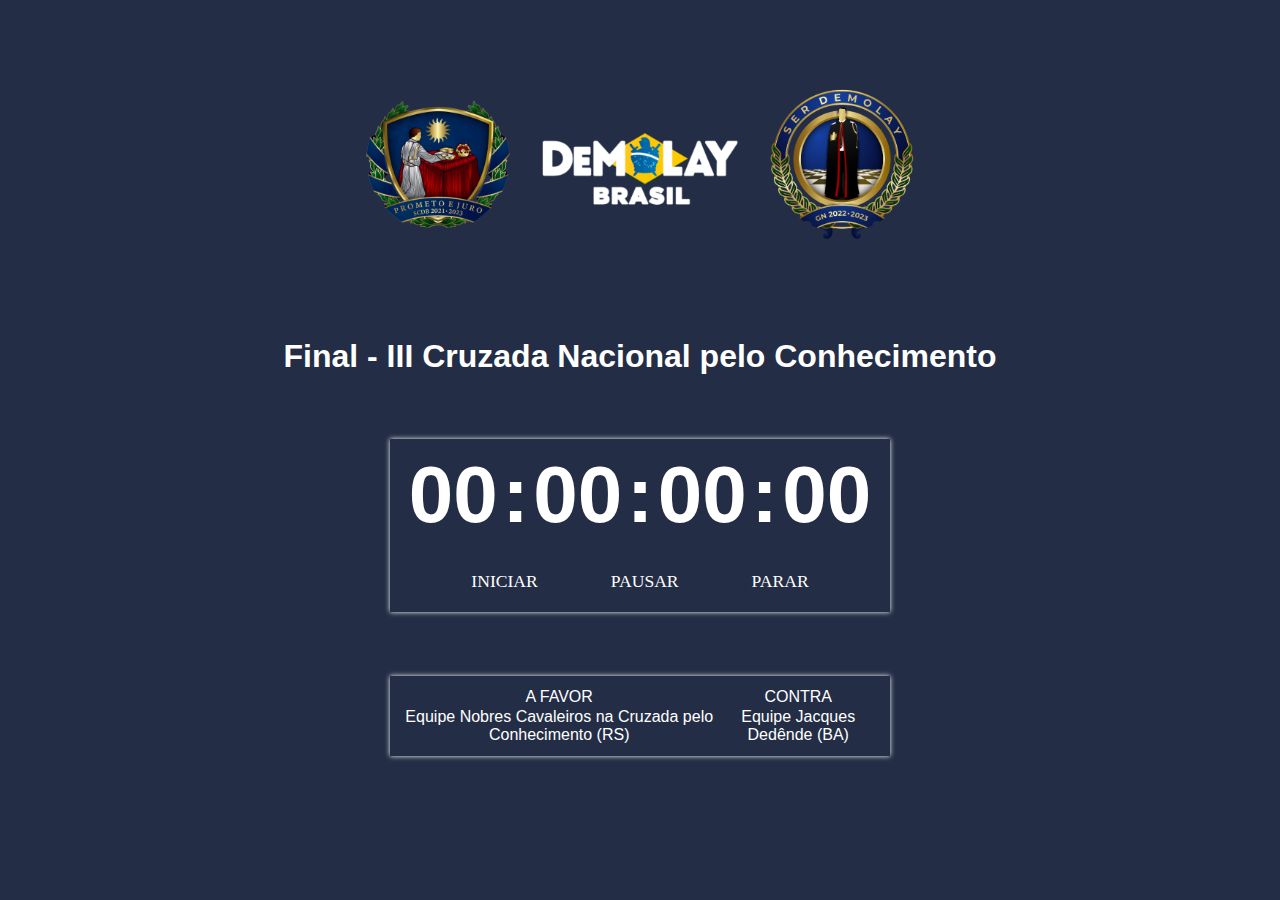
<file: cronometro/index.html>
<!DOCTYPE html>
<html lang="pt-BR">
<head>
    <meta charset="UTF-8">
    <meta http-equiv="X-UA-Compatible" content="IE=edge">
    <meta name="viewport" content="width=device-width, initial-scale=1.0">
    <title>DEMOLAY BRASIL - CRONOMETRO</title>
    <link rel="stylesheet" href="css/style.css">
    <link href='https://fonts.googleapis.com/css?family=MedievalSharp' rel='stylesheet'>
    <link href="https://fonts.cdnfonts.com/css/cat-childs" rel="stylesheet">    
    <link href="https://cdn.jsdelivr.net/npm/bootstrap@5.3.0-alpha2/dist/css/bootstrap.min.css" rel="stylesheet" integrity="sha384-aFq/bzH65dt+w6FI2ooMVUpc+21e0SRygnTpmBvdBgSdnuTN7QbdgL+OapgHtvPp" crossorigin="anonymous">
</head>
<body>
    <main>
        <div>
            <img src="img/logo.png" id="dmbr_logo" alt="">
            <h1 id="title-cron">Final - III Cruzada Nacional pelo Conhecimento</h1>
        </div>
        <div class="max-width">
            <div id="caixa-numeros">
                <span class="numeros" id="horas">00</span>
                <span class="numeros">:</span>
                <span class="numeros" id="minutos">00</span>
                <span class="numeros">:</span>
                <span class="numeros" id="segundos">00</span>
                <span class="numeros">:</span>
                <span class="numeros numero-verde" id="mili">00</span>
            </div>
            <div id="caixa-botoes">
                <button class="botoes btn btn-success" id="start">INICIAR</button>
                <button class="botoes btn btn-warning" id="stop" style="margin-left: 10%;">PAUSAR</button>
                <button class="botoes btn btn-danger" id="reset" style="margin-left: 10%;">PARAR</button>
            </div>  
        </div>
        <div class="max-width">
            <div>
                <table class="table table-striped">
                    <thead>
                        <td id="color-white">A FAVOR</td>
                        <td id="color-white">CONTRA</td>
                    </thead>
                    <tbody>
                        <td id="color-white">Equipe Nobres Cavaleiros na Cruzada pelo Conhecimento (RS)</td>
                        <td id="color-white">Equipe Jacques Dedênde (BA)</td>
                    </tbody>
                </table>
            </div>
        </div>
    </main>
    <script src="js/cron.js"></script>
    <script src="https://cdn.jsdelivr.net/npm/bootstrap@5.3.0-alpha2/dist/js/bootstrap.bundle.min.js" integrity="sha384-qKXV1j0HvMUeCBQ+QVp7JcfGl760yU08IQ+GpUo5hlbpg51QRiuqHAJz8+BrxE/N" crossorigin="anonymous"></script>
</body>
</html>
</file>
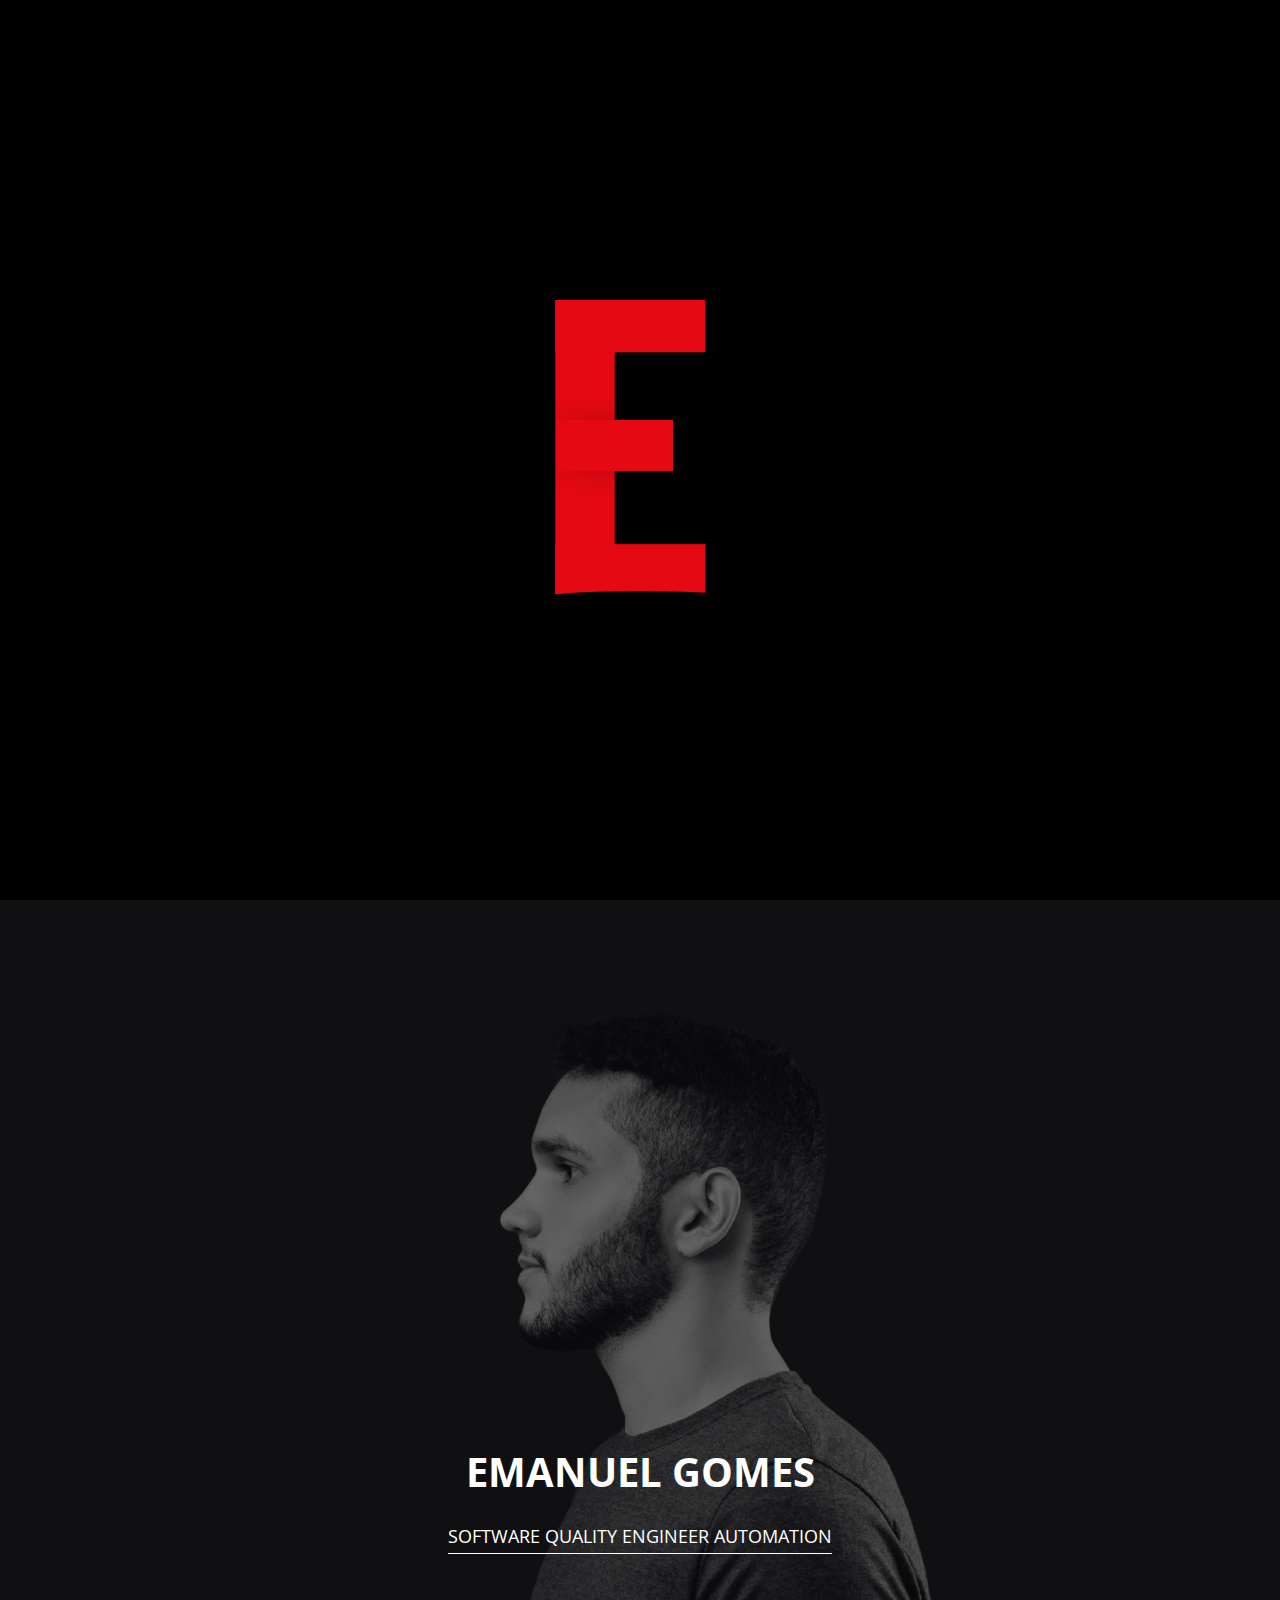
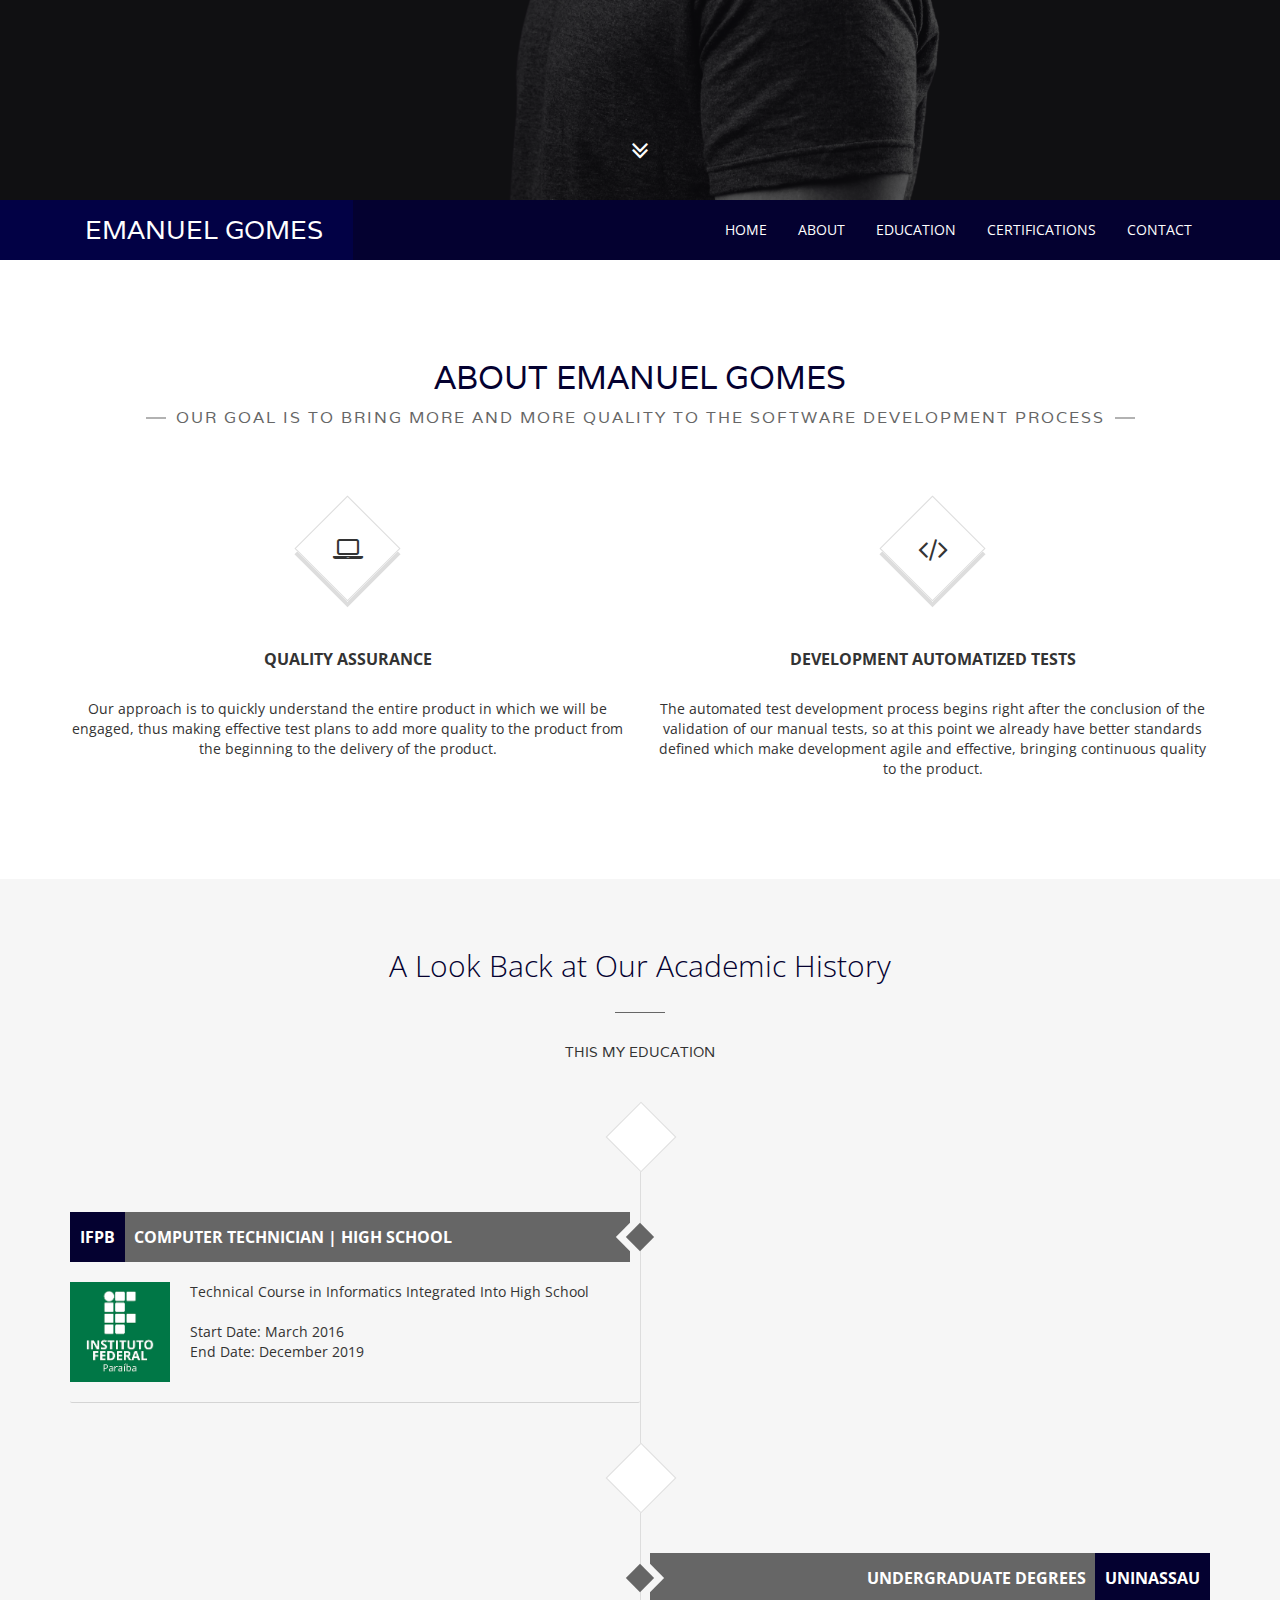
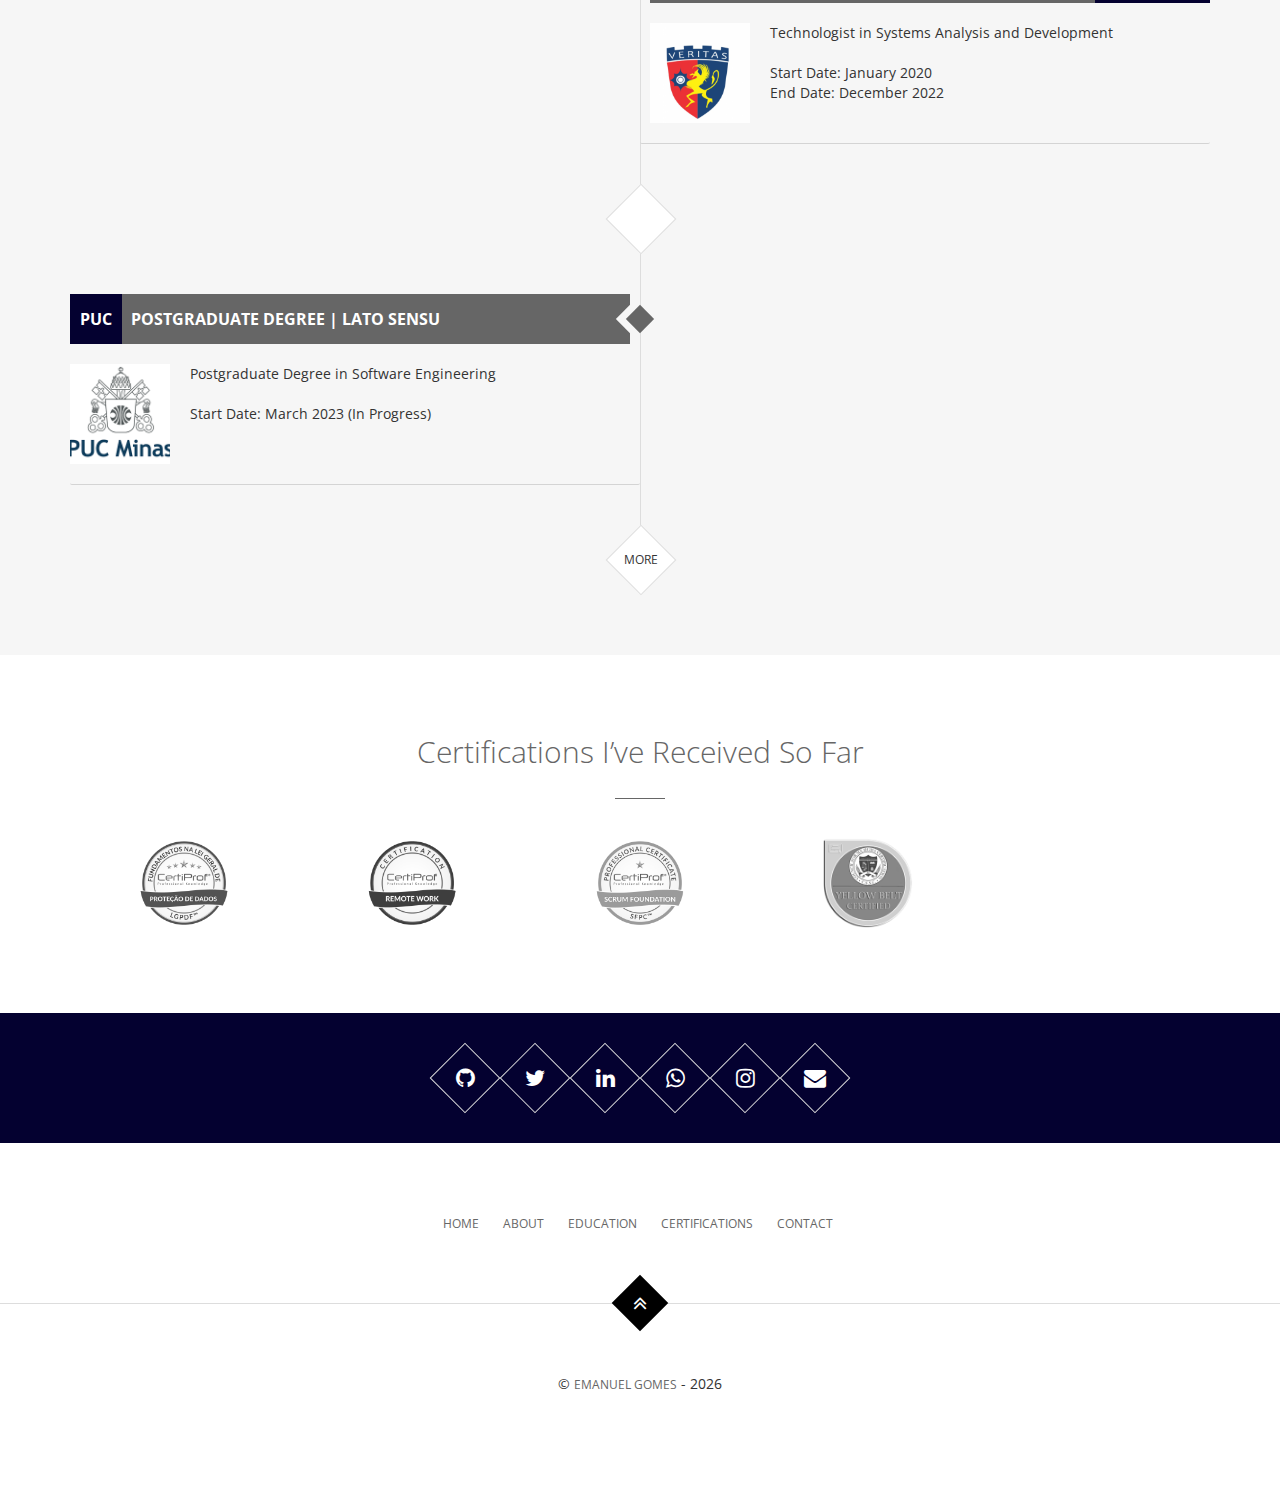
<file: past/index.html>
<!DOCTYPE html>
<html lang="en">
<head>

    <!-- Basic Page Needs
    ================================================== -->
    <meta http-equiv="Content-Type" content="text/html; charset=utf-8">
    <meta http-equiv="X-UA-Compatible" content="IE=edge">

    <title>Emanuel Gomes Contact</title>

    <meta name="description" content="">
    <meta name="author" content="">
    <meta name="keywords" content="">

    <!-- Mobile Specific Metas
    ================================================== -->
    <meta name="viewport" content="width=device-width, minimum-scale=1.0">
    <meta name="apple-mobile-web-app-capable" content="yes">

    <!-- Fonts -->
    <link href="https://fonts.googleapis.com/css?family=Open+Sans:300,400,600,700|Varela" rel="stylesheet">

    <!-- Favicon
    ================================================== -->
    <link rel="apple-touch-icon" sizes="144x144" href="assets/img/icon.gif">
    <link rel="icon" type="image/png" sizes="32x32" href="assets/img/icon.gif">
    <link rel="icon" type="image/png" sizes="16x16" href="assets/img/icon.gif">
    <link rel="icon" sizes="16x16" href="assets/img/icon.gif">
    <link rel="manifest" href="assets/img/manifest.json">
    <link rel="mask-icon" href="assets/img/safari-pinned-tab.svg" color="#050233">
    <meta name="theme-color" content="#ffffff">

    <!-- Stylesheets
    ================================================== -->
    <!-- Bootstrap core CSS -->
    <link rel="stylesheet" href="assets/css/bootstrap.min.css" />

    <!-- Font Awesome core CSS -->
    <link rel="stylesheet" href="assets/css/font-awesome.min.css" />
    
    <!-- Custom CSS -->
    <link rel="stylesheet" href="assets/css/style.css">
    <link rel="stylesheet" href="assets/css/flix.css">

</head>
<body>
    <div id="container">
        <netflixintro letter="E">
         <div class="helper-1">
           <div class="effect-brush">
             <span class="fur-31"></span>
             <span class="fur-30"></span>
             <span class="fur-29"></span>
             <span class="fur-28"></span>
             <span class="fur-27"></span>
             <span class="fur-26"></span>
             <span class="fur-25"></span>
             <span class="fur-24"></span>
             <span class="fur-23"></span>
             <span class="fur-22"></span>
             <span class="fur-21"></span>
             <span class="fur-20"></span>
             <span class="fur-19"></span>
             <span class="fur-18"></span>
             <span class="fur-17"></span>
             <span class="fur-16"></span>
             <span class="fur-15"></span>
             <span class="fur-14"></span>
             <span class="fur-13"></span>
             <span class="fur-12"></span>
             <span class="fur-11"></span>
             <span class="fur-10"></span>
             <span class="fur-9"></span>
             <span class="fur-8"></span>
             <span class="fur-7"></span>
             <span class="fur-6"></span>
             <span class="fur-5"></span>
             <span class="fur-4"></span>
             <span class="fur-3"></span>
             <span class="fur-2"></span>
             <span class="fur-1"></span>
           </div>
           <div class="effect-lumieres">
             <span class="lamp-1"></span>
             <span class="lamp-2"></span>
             <span class="lamp-3"></span>
             <span class="lamp-4"></span>
             <span class="lamp-5"></span>
             <span class="lamp-6"></span>
             <span class="lamp-7"></span>
             <span class="lamp-8"></span>
             <span class="lamp-9"></span>
             <span class="lamp-10"></span>
             <span class="lamp-11"></span>
             <span class="lamp-12"></span>
             <span class="lamp-13"></span>
             <span class="lamp-14"></span>
             <span class="lamp-15"></span>
             <span class="lamp-16"></span>
             <span class="lamp-17"></span>
             <span class="lamp-18"></span>
             <span class="lamp-19"></span>
             <span class="lamp-20"></span>
             <span class="lamp-21"></span>
             <span class="lamp-22"></span>
             <span class="lamp-23"></span>
             <span class="lamp-24"></span>
             <span class="lamp-25"></span>
             <span class="lamp-26"></span>
             <span class="lamp-27"></span>
             <span class="lamp-28"></span>
           </div>
         </div>
         <div class="helper-2">
           <div class="effect-brush">
             <span class="fur-31"></span>
             <span class="fur-30"></span>
             <span class="fur-29"></span>
             <span class="fur-28"></span>
             <span class="fur-27"></span>
             <span class="fur-26"></span>
             <span class="fur-25"></span>
             <span class="fur-24"></span>
             <span class="fur-23"></span>
             <span class="fur-22"></span>
             <span class="fur-21"></span>
             <span class="fur-20"></span>
             <span class="fur-19"></span>
             <span class="fur-18"></span>
             <span class="fur-17"></span>
             <span class="fur-16"></span>
             <span class="fur-15"></span>
             <span class="fur-14"></span>
             <span class="fur-13"></span>
             <span class="fur-12"></span>
             <span class="fur-11"></span>
             <span class="fur-10"></span>
             <span class="fur-9"></span>
             <span class="fur-8"></span>
             <span class="fur-7"></span>
             <span class="fur-6"></span>
             <span class="fur-5"></span>
             <span class="fur-4"></span>
             <span class="fur-3"></span>
             <span class="fur-2"></span>
             <span class="fur-1"></span>
           </div>
         </div>
         <div class="helper-3">
           <div class="effect-brush">
             <span class="fur-31"></span>
             <span class="fur-30"></span>
             <span class="fur-29"></span>
             <span class="fur-28"></span>
             <span class="fur-27"></span>
             <span class="fur-26"></span>
             <span class="fur-25"></span>
             <span class="fur-24"></span>
             <span class="fur-23"></span>
             <span class="fur-22"></span>
             <span class="fur-21"></span>
             <span class="fur-20"></span>
             <span class="fur-19"></span>
             <span class="fur-18"></span>
             <span class="fur-17"></span>
             <span class="fur-16"></span>
             <span class="fur-15"></span>
             <span class="fur-14"></span>
             <span class="fur-13"></span>
             <span class="fur-12"></span>
             <span class="fur-11"></span>
             <span class="fur-10"></span>
             <span class="fur-9"></span>
             <span class="fur-8"></span>
             <span class="fur-7"></span>
             <span class="fur-6"></span>
             <span class="fur-5"></span>
             <span class="fur-4"></span>
             <span class="fur-3"></span>
             <span class="fur-2"></span>
             <span class="fur-1"></span>
           </div>
         </div>
         <div class="helper-4">
           <div class="effect-brush">
             <span class="fur-31"></span>
             <span class="fur-30"></span>
             <span class="fur-29"></span>
             <span class="fur-28"></span>
             <span class="fur-27"></span>
             <span class="fur-26"></span>
             <span class="fur-25"></span>
             <span class="fur-24"></span>
             <span class="fur-23"></span>
             <span class="fur-22"></span>
             <span class="fur-21"></span>
             <span class="fur-20"></span>
             <span class="fur-19"></span>
             <span class="fur-18"></span>
             <span class="fur-17"></span>
             <span class="fur-16"></span>
             <span class="fur-15"></span>
             <span class="fur-14"></span>
             <span class="fur-13"></span>
             <span class="fur-12"></span>
             <span class="fur-11"></span>
             <span class="fur-10"></span>
             <span class="fur-9"></span>
             <span class="fur-8"></span>
             <span class="fur-7"></span>
             <span class="fur-6"></span>
             <span class="fur-5"></span>
             <span class="fur-4"></span>
             <span class="fur-3"></span>
             <span class="fur-2"></span>
             <span class="fur-1"></span>
           </div>
         </div>
       </netflixintro> 
     </div>
    <!-- Hero Section, Background Image change in css -->
    <div id="top" class="hero background-overlay">
    
        <!-- Name & Description -->
        <div class="hero-content">
            <h1>Emanuel Gomes</h1>
            <p class="hero-job"><span>SOFTWARE QUALITY ENGINEER AUTOMATION</span></p>
        </div><!-- /.hero-content -->

        <div class="hero-arrow page-scroll home-arrow-down">
            <a class="" href="#intro"><i class="fa fa-angle-double-down" aria-hidden="true"></i></a>
        </div><!-- /.hero-arrow -->

    </div><!-- /.hero -->

	<!-- Header -->
    <header id="masthead" class="site-header">
        <nav id="primary-navigation" class="site-navigation" data-spy="affix">
            <div class="container">
                <div class="navbar-header page-scroll">

                    <button type="button" class="navbar-toggle collapsed" data-toggle="collapse" data-target="#portfolio-perfect-collapse" aria-expanded="false" >
                        <span class="icon-bar"></span>
                        <span class="icon-bar"></span>
                        <span class="icon-bar"></span>
                    </button>
                    
                    <!-- Name -->
                    <div class="page-scroll site-logo">
                        <a href="#top">Emanuel Gomes</a>
                    </div>

                </div><!-- /.navbar-header -->

                <div class="main-menu collapse navbar-collapse" id="portfolio-perfect-collapse">

                    <!-- Navigation -->
                    <ul class="nav navbar-nav navbar-right">

                        <li class="page-scroll"><a href="#top">Home</a></li>
                        <li class="page-scroll"><a href="#about">About</a></li>
                        <li class="page-scroll"><a href="#education">Education</a></li>
                        <li class="page-scroll"><a href="#certifications">Certifications</a></li>
                        <li class="page-scroll"><a href="/links">Contact</a></li>
                        
                    </ul><!-- /.navbar-nav -->

                </div><!-- /.navbar-collapse -->
            </div>
        </nav><!-- /.primary-navigation -->
    </header><!-- /#header -->
    <!-- End Header -->

    <!-- About section -->
    <section class="site-section section-about text-center" id="about">
        <div class="container">
            <h2>ABOUT Emanuel Gomes</h2>
            <p class="section-subtitle"><span>Our goal is to bring more and more quality to the software development process</span></p>
            <div class="row">
                <div class="col-sm-6 col-xs-6">
                    <div class="feature-about">
                        <div class="medium-rectangle rectangle">
                            <i class="fa fa-laptop" aria-hidden="true"></i>
                        </div><!-- /.rectangle -->
                        <h3>Quality Assurance</h3>
                        <p>Our approach is to quickly understand the entire product in which we will be engaged, thus making effective test plans to add more quality to the product from the beginning to the delivery of the product.</p>
                    </div><!-- /.feature-about -->
                </div>                    
                <div class="col-sm-6 col-xs-6">
                    <div class="feature-about">
                        <div class="medium-rectangle rectangle">
                            <i class="fa fa-code" aria-hidden="true"></i>
                        </div><!-- /.rectangle -->
                        <h3>Development Automatized Tests</h3>
                        <p>The automated test development process begins right after the conclusion of the validation of our manual tests, so at this point we already have better standards defined which make development agile and effective, bringing continuous quality to the product.</p>
                    </div><!-- /.feature-about -->
                </div>                                     
            </div>
        </div>
    </section><!-- /.section-about -->
    <!-- End About section -->

    <!-- Education section --> 
    <section class="section-history" id="education">
        <div class="container">          
            <div class="text-center section-diff-title">     
                <h2>A Look Back at Our Academic History</h2>
                <p>This my education</p>
            </div> 
            <!-- Timeline --> 
            <ul class="timeline">
                <!-- Timeline badge --> 
                <li class="timeline-start">
                    <div class="rectangle"><span></span></div>
                </li><!-- /.timeline-start -->

                <!-- Timeline job & description  --> 
                <li>
                    <div class="rectangle timeline-rectangle"></div>
                    <div class="timeline-panel">
                        <div class="timeline-heading">
                            <div class="timeline-date">
                                <p>IFPB</p>
                            </div><!-- /.timeline-date -->
                            <div class="timeline-position">
                                <p>Computer Technician | High School</p>
                            </div><!-- /.timeline-position -->
                        </div><!-- /.timeline-heading -->
                        <div class="timeline-body">
                            <div class="timeline-body-thumb">
                                <img src="assets/img/study/ifpb.png" class="img-res" alt="">
                            </div><!-- /.timeline-body-thumb -->
                            <p>Technical Course in Informatics Integrated Into High School</p> <br>
                            <p>Start Date: March 2016</p>
                            <p>End Date: December 2019</p>
                        </div><!-- /.timeline-body -->
                    </div><!-- /.timeline-panel -->
                </li>

                <!-- Timeline badge --> 
                <li class="timeline-start">
                    <div class="rectangle"><span></span></div>
                </li><!-- /.timeline-start -->

                <!-- Timeline job & description, inverted  --> 
                <li class="timeline-inverted">
                    <div class="rectangle timeline-rectangle"></div>
                    <div class="timeline-panel">
                        <div class="timeline-heading">
                           <div class="timeline-position">
                                <p>Undergraduate Degrees</p>
                            </div><!-- /.timeline-position -->
                            <div class="timeline-date">
                                <p>UNINASSAU</p>
                            </div><!-- /.timeline-date -->
                        </div><!-- /.timeline-heading -->
                        <div class="timeline-body">
                            <div class="timeline-body-thumb">
                                <img src="assets/img/study/uninassau.png" class="img-res" alt="">
                            </div><!-- /.timeline-body-thumb -->
                            <p>Technologist in Systems Analysis and Development</p> <br>
                            <p>Start Date: January 2020</p>
                            <p>End Date: December 2022</p>
                        </div><!-- /.timeline-body -->
                    </div><!-- /.timeline-panel -->
                </li><!-- /.timeline-inverted -->

                <!-- Timeline badge --> 
                <li class="timeline-start">
                    <div class="rectangle"><span></span></div>
                </li><!-- /.timeline-start -->

                <li>
                    <div class="rectangle timeline-rectangle"></div>
                    <div class="timeline-panel">
                        <div class="timeline-heading">
                            <div class="timeline-date">
                                <p>PUC</p>
                            </div><!-- /.timeline-date -->
                            <div class="timeline-position">
                                <p>Postgraduate Degree | Lato Sensu</p>
                            </div><!-- /.timeline-position -->
                        </div><!-- /.timeline-heading -->
                        <div class="timeline-body">
                            <div class="timeline-body-thumb">
                                <img src="assets/img/study/puc.png" class="img-res" alt="">
                            </div><!-- /.timeline-body-thumb -->
                            <p>Postgraduate Degree in Software Engineering</p> <br>
                            <p>Start Date: March 2023 (In Progress)</p>
                        </div><!-- /.timeline-body -->
                    </div><!-- /.timeline-panel -->
                </li>

                <!-- Timeline job & description  --> 

                <!-- Timeline Badge  --> 
                <li class="timeline-end">
                    <div class="rectangle"><span>More</span></div>
                </li><!-- /.timeline-end -->
            </ul><!-- /.timeline -->
        </div>
    </section><!-- /.section-history -->
    <!-- End Education section --> 

    <!-- Certification section --> 
    <section class="section-clients" id="certifications">
        <div class="container">
            <div class="text-center section-diff-title">     
                <h2>Certifications I’ve Received So Far</h2>
                <p></p>
            </div> 

            <div class="clients-carousel">
                <!-- Certificate --> 
                <a href="https://www.credly.com/badges/642530fa-612b-498c-b198-c5fa1623cdd3" class="client">
                    <img src="assets/img/badges/lgpdf.png" class="img-responsive" alt="">
                </a><!-- /.client -->                    
                <!-- Certificate -->
                <a href="https://www.credly.com/badges/c5ff1e16-0963-44e2-a10f-7e51a1af3e81" class="client">
                    <img src="assets/img/badges/rwpc.png" class="img-responsive" alt="">
                </a><!-- /.client -->                    
                <!-- Certificate -->
                <a href="https://www.credly.com/badges/c1ba4d9c-a489-4efa-a27c-06b3270c98a1" class="client">
                    <img src="assets/img/badges/sfpc.png" class="img-responsive" alt="">
                </a><!-- /.client -->                    
                <!-- Certificate -->
                <a href="http://81cd1176253f3f59d435-ac22991740ab4ff17e21daf2ed577041.r77.cf1.rackcdn.com/Certificate/SixSigmaYellowBelt-EmanuelGomesFerreiraDaSilva-857863.pdf" class="client">
                    <img src="assets/img/badges/ssybc.png" class="img-responsive" alt="">
                </a><!-- /.client -->
                                     
                <!-- Certificate -->
            </div><!-- /.clients-carousel -->
        </div>
    </section><!-- /.Certification-clients -->
    <!-- End Certification section --> 

    <!-- Social Networks section --> 
    <section class="section-networks blue-bg">
        <div class="container">
            
            <a href="https://github.com/emanuelgomesqa" class="rectangle" target="_blank">
                <i class="fa fa-github"></i>
            </a>
            <a href="https://twitter.com/emanuelgomesqa" class="rectangle" target="_blank">
                <i class="fa fa-twitter"></i>
            </a>
            <a href="https://www.linkedin.com/in/emanuelgomesdev" class="rectangle" target="_blank">
                <i class="fa fa-linkedin"></i>
            </a>
            <a href="https://wa.me/message/GBJQJRPWP3SKA1" class="rectangle" target="_blank">
                <i class="fa fa-whatsapp"></i>
            </a>
            <a href="https://www.instagram.com/emanueldev_" class="rectangle" target="_blank">
                <i class="fa fa-instagram"></i>
            </a>
            <a href="mailto:emanuelgomesqa@gmail.com" class="rectangle" target="_blank">
                <i class="fa fa-envelope"></i>
            </a>
        </div>
    </section><!-- /.section-networks-->
    <!-- End Social Networks section --> 

    <!-- Footer --> 
    <footer id="colophon" class="site-footer">

        <div class="container-fluid">

            <ul class="list-unstyled list-inline">
                <li class="page-scroll"><a href="#top">Home</a></li>
                <li class="page-scroll"><a href="#about">About</a></li>
                <li class="page-scroll"><a href="#education">Education</a></li>
                <li class="page-scroll"><a href="#certifications">Certifications</a></li>
                <li class="page-scroll"><a href="/links">Contact</a></li>
            </ul>

            <div class="page-scroll">
                <a href="#top" class="rectangle">
                    <i class="fa fa-angle-double-up"></i>
                </a>
            </div>

        </div>

        <div class="container text-center">
            <p class="copyright">&copy; <a href="https://emanuelgomesqa.github.io/links" target="_blank">Emanuel Gomes</a> - <script>document.write(new Date().getFullYear());</script></p>
        </div>
    </footer><!-- /#footer -->
    <!-- End Footer --> 

    

    <!-- Bootstrap core JavaScript
    ================================================== -->
    <!-- Placed at the end of the document so the pages load faster -->
    <!-- jQuery core js | Do not Delete -->
    <script src="assets/js/jquery.min.js"></script>

    <!-- Bootstrap core js | Do not Delete -->
    <script src="assets/js/bootstrap.min.js"></script>

    <!-- Bootstrap progressbar JS -->
    <script src="assets/js/bootstrap-progressbar.min.js"></script>

    <!-- Count To JS -->
    <script src="assets/js/jquery.countTo.min.js"></script>

    <!-- Easing JS -->
    <script src="assets/js/jquery.easing.min.js"></script>

    <!-- Shuffle JS -->
    <script src="assets/js/jquery.shuffle.min.js"></script>

    <!-- Slick Carousel JS -->
    <script src="assets/js/slick.min.js"></script>

    <!-- Touchswipe JS -->
    <script src="assets/js/touchswipe.min.js"></script>

    <!-- Custom JS -->
    <script src="assets/js/script.js"></script>
  
  
</body>
</html>
</file>
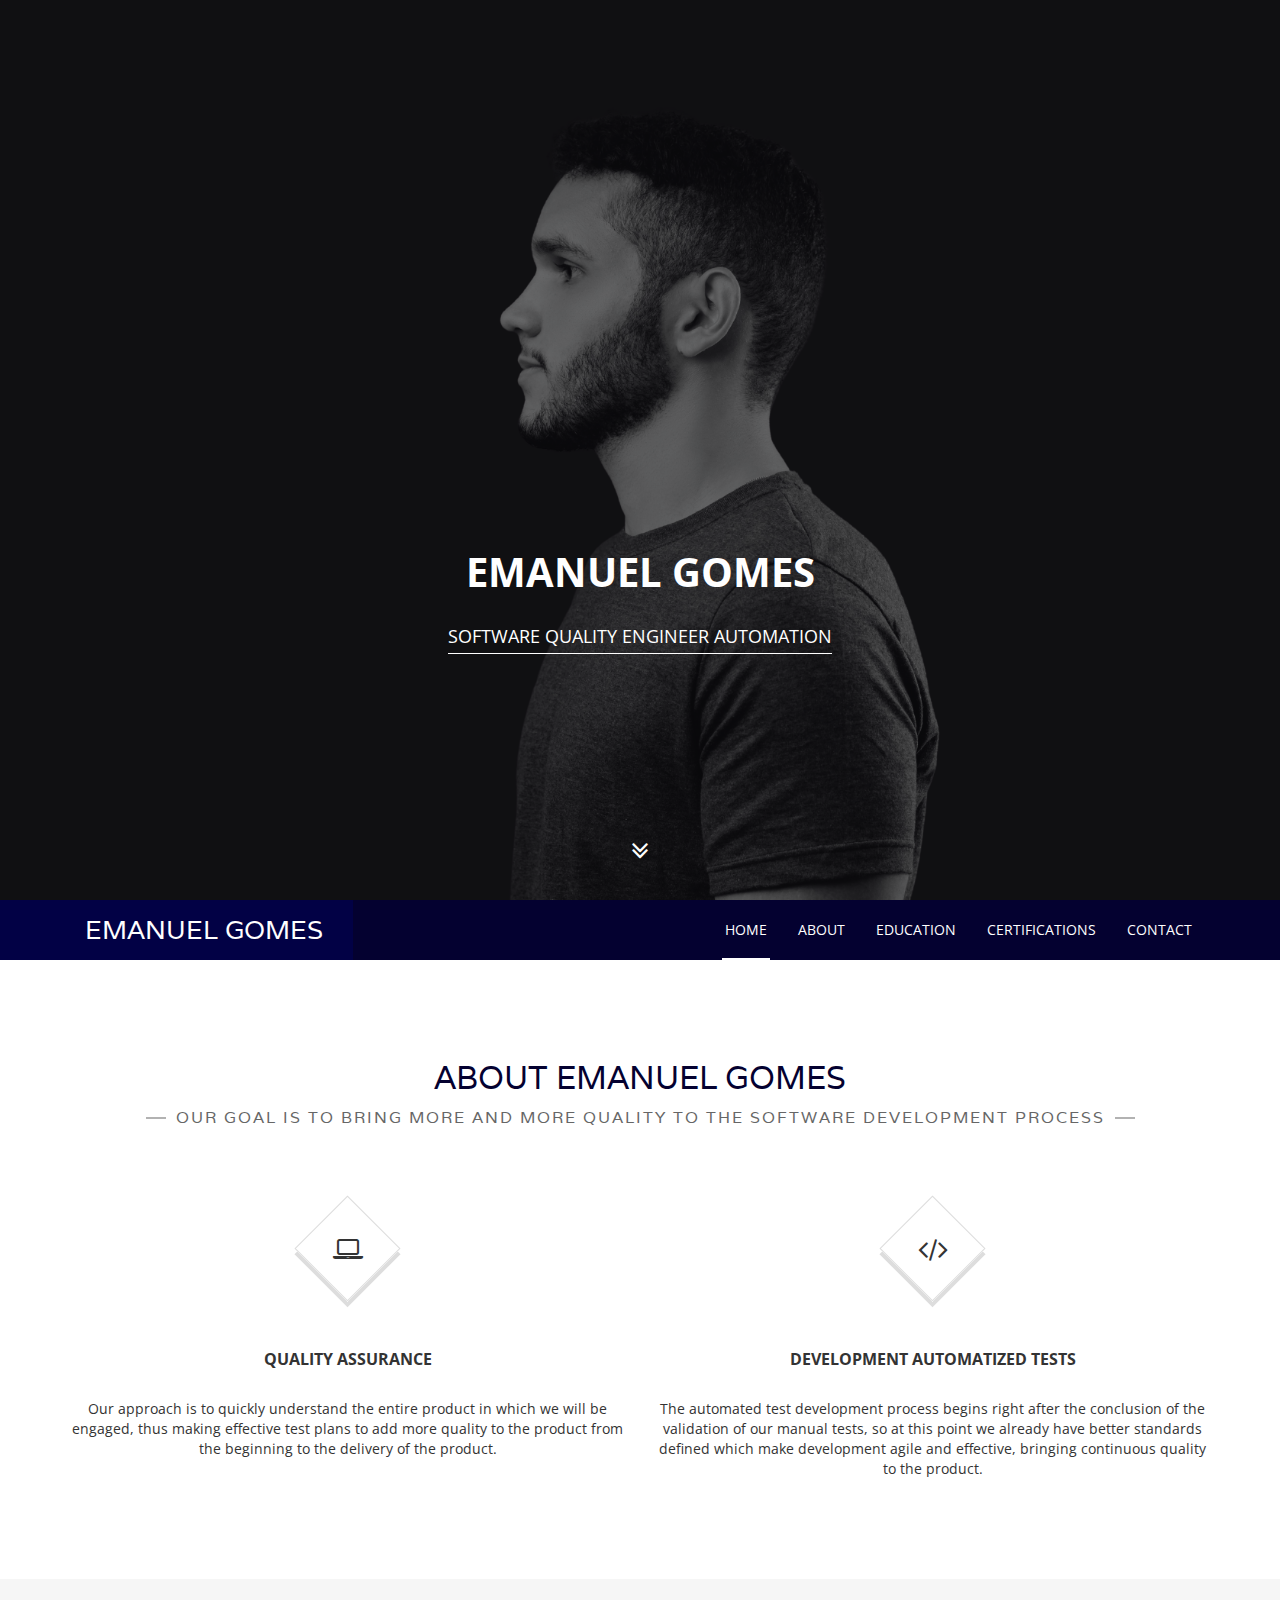
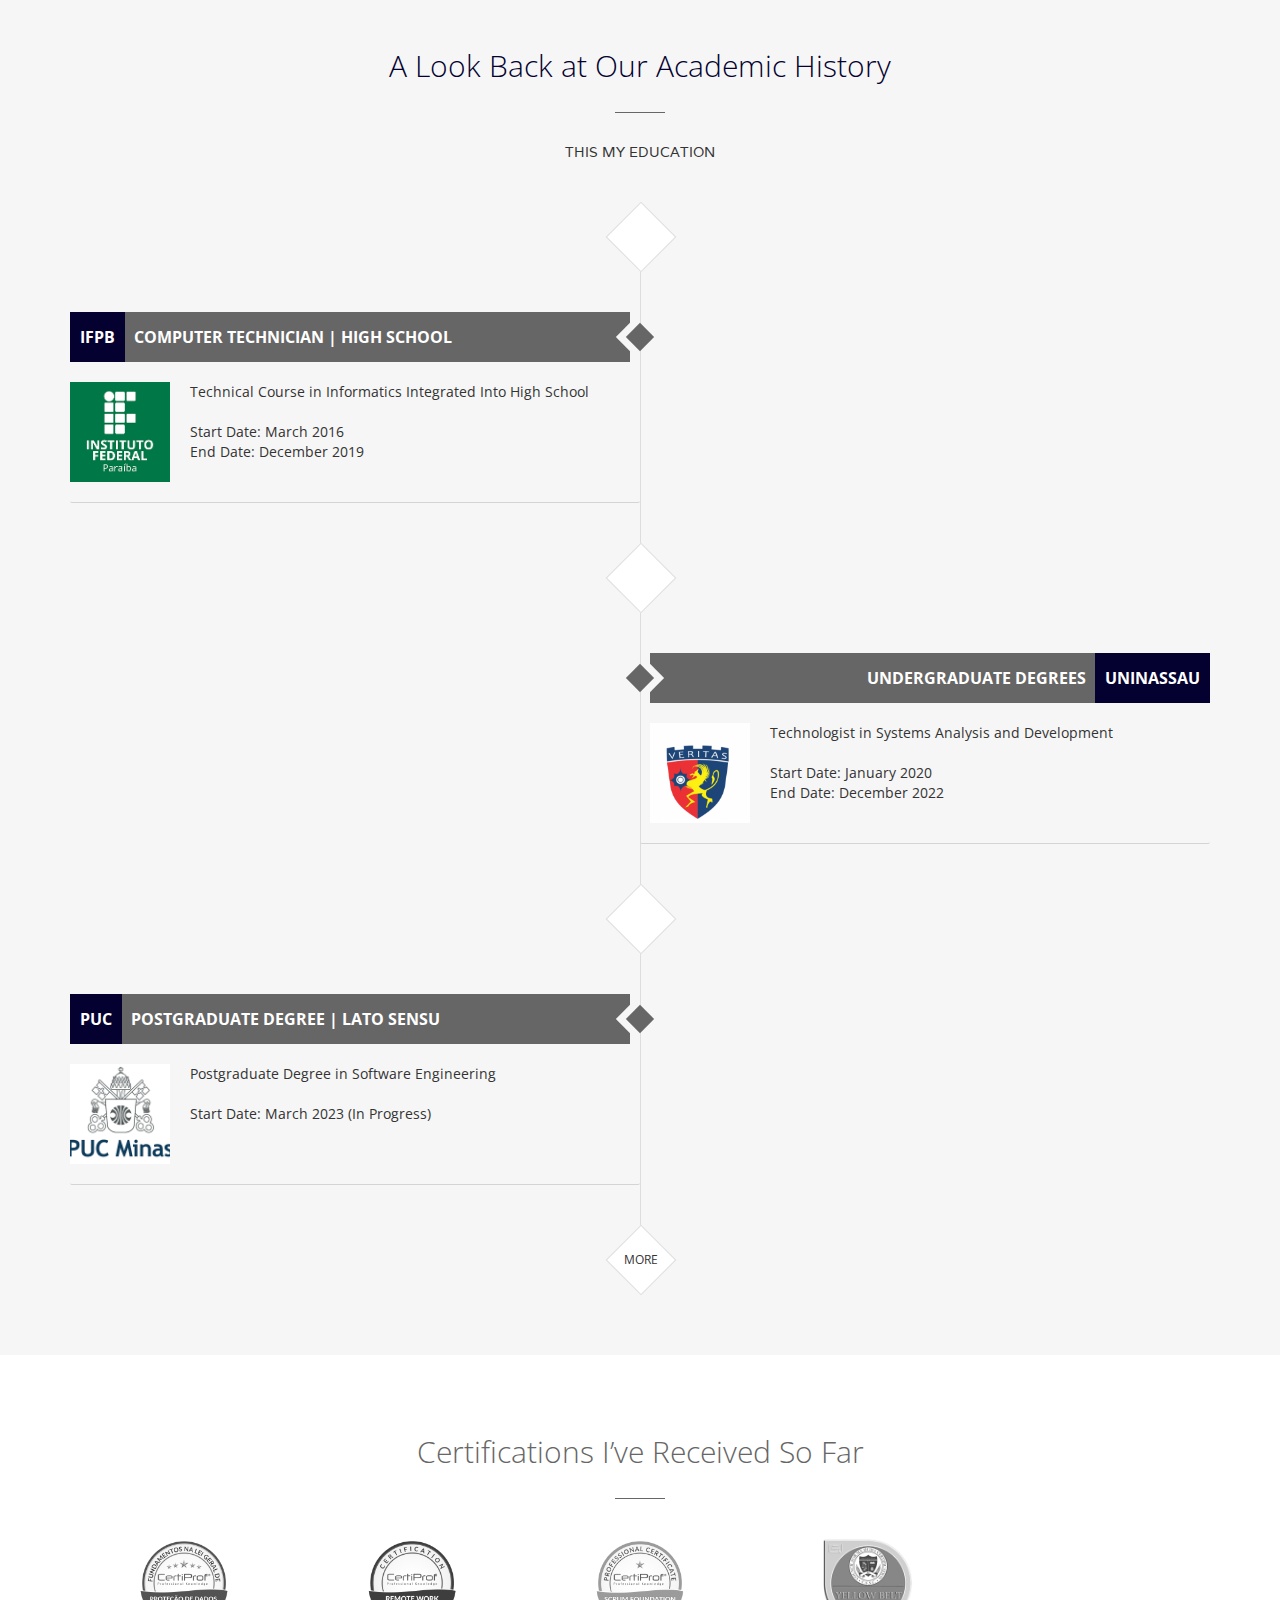
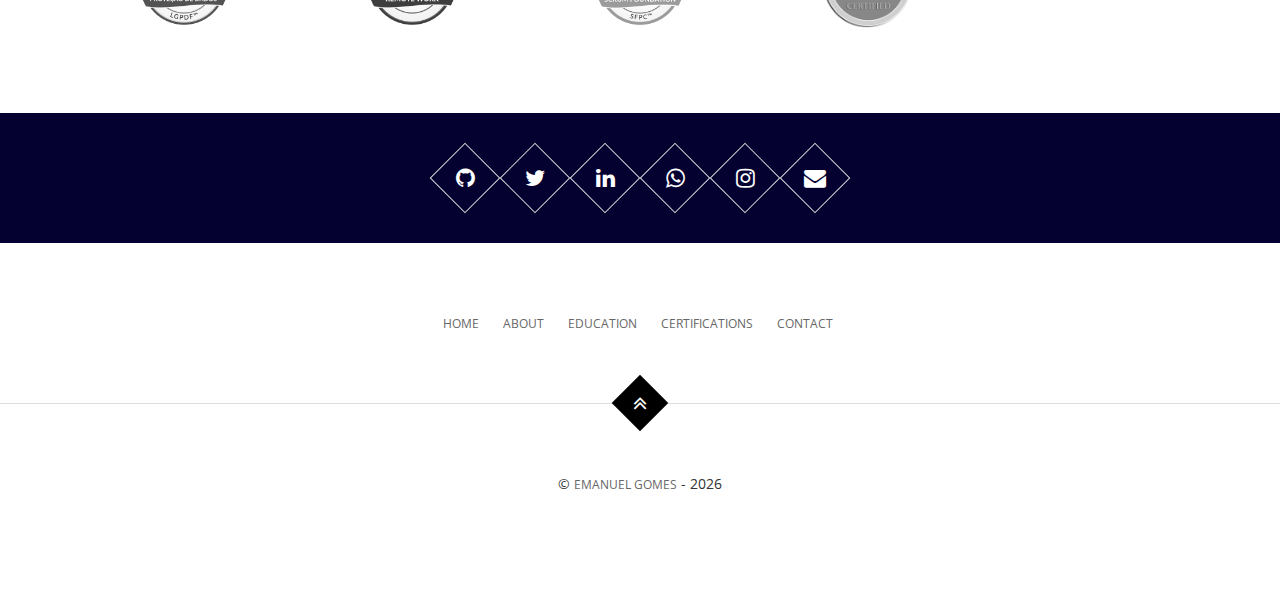
<file: past/teste.html>
<!DOCTYPE html>
<html lang="en">
<head>

    <!-- Basic Page Needs
    ================================================== -->
    <meta http-equiv="Content-Type" content="text/html; charset=utf-8">
    <meta http-equiv="X-UA-Compatible" content="IE=edge">

    <title>Emanuel Gomes Contact</title>

    <meta name="description" content="">
    <meta name="author" content="">
    <meta name="keywords" content="">

    <!-- Mobile Specific Metas
    ================================================== -->
    <meta name="viewport" content="width=device-width, minimum-scale=1.0">
    <meta name="apple-mobile-web-app-capable" content="yes">

    <!-- Fonts -->
    <link href="https://fonts.googleapis.com/css?family=Open+Sans:300,400,600,700|Varela" rel="stylesheet">

    <!-- Favicon
    ================================================== -->
    <link rel="apple-touch-icon" sizes="144x144" href="assets/img/icon.gif">
    <link rel="icon" type="image/png" sizes="32x32" href="assets/img/icon.gif">
    <link rel="icon" type="image/png" sizes="16x16" href="assets/img/icon.gif">
    <link rel="icon" sizes="16x16" href="assets/img/icon.gif">
    <link rel="manifest" href="assets/img/manifest.json">
    <link rel="mask-icon" href="assets/img/safari-pinned-tab.svg" color="#050233">
    <meta name="theme-color" content="#ffffff">

    <!-- Stylesheets
    ================================================== -->
    <!-- Bootstrap core CSS -->
    <link rel="stylesheet" href="assets/css/bootstrap.min.css" />

    <!-- Font Awesome core CSS -->
    <link rel="stylesheet" href="assets/css/font-awesome.min.css" />
    
    <!-- Custom CSS -->
    <link rel="stylesheet" href="assets/css/style.css">

</head>
<body>
    <!-- Hero Section, Background Image change in css -->
    <div id="top" class="hero background-overlay">
    
        <!-- Name & Description -->
        <div class="hero-content">
            <h1>Emanuel Gomes</h1>
            <p class="hero-job"><span>SOFTWARE QUALITY ENGINEER AUTOMATION</span></p>
        </div><!-- /.hero-content -->

        <div class="hero-arrow page-scroll home-arrow-down">
            <a class="" href="#intro"><i class="fa fa-angle-double-down" aria-hidden="true"></i></a>
        </div><!-- /.hero-arrow -->

    </div><!-- /.hero -->

	<!-- Header -->
    <header id="masthead" class="site-header">
        <nav id="primary-navigation" class="site-navigation" data-spy="affix">
            <div class="container">
                <div class="navbar-header page-scroll">

                    <button type="button" class="navbar-toggle collapsed" data-toggle="collapse" data-target="#portfolio-perfect-collapse" aria-expanded="false" >
                        <span class="icon-bar"></span>
                        <span class="icon-bar"></span>
                        <span class="icon-bar"></span>
                    </button>
                    
                    <!-- Name -->
                    <div class="page-scroll site-logo">
                        <a href="#top">Emanuel Gomes</a>
                    </div>

                </div><!-- /.navbar-header -->

                <div class="main-menu collapse navbar-collapse" id="portfolio-perfect-collapse">

                    <!-- Navigation -->
                    <ul class="nav navbar-nav navbar-right">

                        <li class="page-scroll"><a href="#top">Home</a></li>
                        <li class="page-scroll"><a href="#about">About</a></li>
                        <li class="page-scroll"><a href="#education">Education</a></li>
                        <li class="page-scroll"><a href="#certifications">Certifications</a></li>
                        <li class="page-scroll"><a href="/links">Contact</a></li>
                        
                    </ul><!-- /.navbar-nav -->

                </div><!-- /.navbar-collapse -->
            </div>
        </nav><!-- /.primary-navigation -->
    </header><!-- /#header -->
    <!-- End Header -->

    <!-- About section -->
    <section class="site-section section-about text-center" id="about">
        <div class="container">
            <h2>ABOUT Emanuel Gomes</h2>
            <p class="section-subtitle"><span>Our goal is to bring more and more quality to the software development process</span></p>
            <div class="row">
                <div class="col-sm-6 col-xs-6">
                    <div class="feature-about">
                        <div class="medium-rectangle rectangle">
                            <i class="fa fa-laptop" aria-hidden="true"></i>
                        </div><!-- /.rectangle -->
                        <h3>Quality Assurance</h3>
                        <p>Our approach is to quickly understand the entire product in which we will be engaged, thus making effective test plans to add more quality to the product from the beginning to the delivery of the product.</p>
                    </div><!-- /.feature-about -->
                </div>                    
                <div class="col-sm-6 col-xs-6">
                    <div class="feature-about">
                        <div class="medium-rectangle rectangle">
                            <i class="fa fa-code" aria-hidden="true"></i>
                        </div><!-- /.rectangle -->
                        <h3>Development Automatized Tests</h3>
                        <p>The automated test development process begins right after the conclusion of the validation of our manual tests, so at this point we already have better standards defined which make development agile and effective, bringing continuous quality to the product.</p>
                    </div><!-- /.feature-about -->
                </div>                                     
            </div>
        </div>
    </section><!-- /.section-about -->
    <!-- End About section -->

    <!-- Education section --> 
    <section class="section-history" id="education">
        <div class="container">          
            <div class="text-center section-diff-title">     
                <h2>A Look Back at Our Academic History</h2>
                <p>This my education</p>
            </div> 
            <!-- Timeline --> 
            <ul class="timeline">
                <!-- Timeline badge --> 
                <li class="timeline-start">
                    <div class="rectangle"><span></span></div>
                </li><!-- /.timeline-start -->

                <!-- Timeline job & description  --> 
                <li>
                    <div class="rectangle timeline-rectangle"></div>
                    <div class="timeline-panel">
                        <div class="timeline-heading">
                            <div class="timeline-date">
                                <p>IFPB</p>
                            </div><!-- /.timeline-date -->
                            <div class="timeline-position">
                                <p>Computer Technician | High School</p>
                            </div><!-- /.timeline-position -->
                        </div><!-- /.timeline-heading -->
                        <div class="timeline-body">
                            <div class="timeline-body-thumb">
                                <img src="assets/img/study/ifpb.png" class="img-res" alt="">
                            </div><!-- /.timeline-body-thumb -->
                            <p>Technical Course in Informatics Integrated Into High School</p> <br>
                            <p>Start Date: March 2016</p>
                            <p>End Date: December 2019</p>
                        </div><!-- /.timeline-body -->
                    </div><!-- /.timeline-panel -->
                </li>

                <!-- Timeline badge --> 
                <li class="timeline-start">
                    <div class="rectangle"><span></span></div>
                </li><!-- /.timeline-start -->

                <!-- Timeline job & description, inverted  --> 
                <li class="timeline-inverted">
                    <div class="rectangle timeline-rectangle"></div>
                    <div class="timeline-panel">
                        <div class="timeline-heading">
                           <div class="timeline-position">
                                <p>Undergraduate Degrees</p>
                            </div><!-- /.timeline-position -->
                            <div class="timeline-date">
                                <p>UNINASSAU</p>
                            </div><!-- /.timeline-date -->
                        </div><!-- /.timeline-heading -->
                        <div class="timeline-body">
                            <div class="timeline-body-thumb">
                                <img src="assets/img/study/uninassau.png" class="img-res" alt="">
                            </div><!-- /.timeline-body-thumb -->
                            <p>Technologist in Systems Analysis and Development</p> <br>
                            <p>Start Date: January 2020</p>
                            <p>End Date: December 2022</p>
                        </div><!-- /.timeline-body -->
                    </div><!-- /.timeline-panel -->
                </li><!-- /.timeline-inverted -->

                <!-- Timeline badge --> 
                <li class="timeline-start">
                    <div class="rectangle"><span></span></div>
                </li><!-- /.timeline-start -->

                <li>
                    <div class="rectangle timeline-rectangle"></div>
                    <div class="timeline-panel">
                        <div class="timeline-heading">
                            <div class="timeline-date">
                                <p>PUC</p>
                            </div><!-- /.timeline-date -->
                            <div class="timeline-position">
                                <p>Postgraduate Degree | Lato Sensu</p>
                            </div><!-- /.timeline-position -->
                        </div><!-- /.timeline-heading -->
                        <div class="timeline-body">
                            <div class="timeline-body-thumb">
                                <img src="assets/img/study/puc.png" class="img-res" alt="">
                            </div><!-- /.timeline-body-thumb -->
                            <p>Postgraduate Degree in Software Engineering</p> <br>
                            <p>Start Date: March 2023 (In Progress)</p>
                        </div><!-- /.timeline-body -->
                    </div><!-- /.timeline-panel -->
                </li>

                <!-- Timeline job & description  --> 

                <!-- Timeline Badge  --> 
                <li class="timeline-end">
                    <div class="rectangle"><span>More</span></div>
                </li><!-- /.timeline-end -->
            </ul><!-- /.timeline -->
        </div>
    </section><!-- /.section-history -->
    <!-- End Education section --> 

    <!-- Certification section --> 
    <section class="section-clients" id="certifications">
        <div class="container">
            <div class="text-center section-diff-title">     
                <h2>Certifications I’ve Received So Far</h2>
                <p></p>
            </div> 

            <div class="clients-carousel">
                <!-- Certificate --> 
                <a href="https://www.credly.com/badges/642530fa-612b-498c-b198-c5fa1623cdd3" class="client">
                    <img src="assets/img/badges/lgpdf.png" class="img-responsive" alt="">
                </a><!-- /.client -->                    
                <!-- Certificate -->
                <a href="https://www.credly.com/badges/c5ff1e16-0963-44e2-a10f-7e51a1af3e81" class="client">
                    <img src="assets/img/badges/rwpc.png" class="img-responsive" alt="">
                </a><!-- /.client -->                    
                <!-- Certificate -->
                <a href="https://www.credly.com/badges/c1ba4d9c-a489-4efa-a27c-06b3270c98a1" class="client">
                    <img src="assets/img/badges/sfpc.png" class="img-responsive" alt="">
                </a><!-- /.client -->                    
                <!-- Certificate -->
                <a href="http://81cd1176253f3f59d435-ac22991740ab4ff17e21daf2ed577041.r77.cf1.rackcdn.com/Certificate/SixSigmaYellowBelt-EmanuelGomesFerreiraDaSilva-857863.pdf" class="client">
                    <img src="assets/img/badges/ssybc.png" class="img-responsive" alt="">
                </a><!-- /.client -->
                                     
                <!-- Certificate -->
            </div><!-- /.clients-carousel -->
        </div>
    </section><!-- /.Certification-clients -->
    <!-- End Certification section --> 

    <!-- Social Networks section --> 
    <section class="section-networks blue-bg">
        <div class="container">
            
            <a href="https://github.com/emanuelgomesqa" class="rectangle" target="_blank">
                <i class="fa fa-github"></i>
            </a>
            <a href="https://twitter.com/emanuelgomesqa" class="rectangle" target="_blank">
                <i class="fa fa-twitter"></i>
            </a>
            <a href="https://www.linkedin.com/in/emanuelgomesdev" class="rectangle" target="_blank">
                <i class="fa fa-linkedin"></i>
            </a>
            <a href="https://wa.me/message/GBJQJRPWP3SKA1" class="rectangle" target="_blank">
                <i class="fa fa-whatsapp"></i>
            </a>
            <a href="https://www.instagram.com/emanueldev_" class="rectangle" target="_blank">
                <i class="fa fa-instagram"></i>
            </a>
            <a href="mailto:emanuelgomesqa@gmail.com" class="rectangle" target="_blank">
                <i class="fa fa-envelope"></i>
            </a>
        </div>
    </section><!-- /.section-networks-->
    <!-- End Social Networks section --> 

    <!-- Footer --> 
    <footer id="colophon" class="site-footer">

        <div class="container-fluid">

            <ul class="list-unstyled list-inline">
                <li class="page-scroll"><a href="#top">Home</a></li>
                <li class="page-scroll"><a href="#about">About</a></li>
                <li class="page-scroll"><a href="#education">Education</a></li>
                <li class="page-scroll"><a href="#certifications">Certifications</a></li>
                <li class="page-scroll"><a href="/links">Contact</a></li>
            </ul>

            <div class="page-scroll">
                <a href="#top" class="rectangle">
                    <i class="fa fa-angle-double-up"></i>
                </a>
            </div>

        </div>

        <div class="container text-center">
            <p class="copyright">&copy; <a href="https://emanuelgomesqa.github.io/links" target="_blank">Emanuel Gomes</a> - <script>document.write(new Date().getFullYear());</script></p>
        </div>
    </footer><!-- /#footer -->
    <!-- End Footer --> 



    <script src="assets/js/jquery.min.js"></script>

    <!-- Bootstrap core js | Do not Delete -->
    <script src="assets/js/bootstrap.min.js"></script>

    <!-- Bootstrap progressbar JS -->
    <script src="assets/js/bootstrap-progressbar.min.js"></script>

    <!-- Count To JS -->
    <script src="assets/js/jquery.countTo.min.js"></script>

    <!-- Easing JS -->
    <script src="assets/js/jquery.easing.min.js"></script>

    <!-- Shuffle JS -->
    <script src="assets/js/jquery.shuffle.min.js"></script>

    <!-- Slick Carousel JS -->
    <script src="assets/js/slick.min.js"></script>

    <!-- Touchswipe JS -->
    <script src="assets/js/touchswipe.min.js"></script>

    <!-- Custom JS -->
    <script src="assets/js/script.js"></script>
  
</body>
</html>
</file>
<file: cronometro/css/style.css>
* {
    background-color: #232d45;
    margin: 0 auto;
    padding: 0;
    box-sizing: border-box;
    font-family: 'Poppins', sans-serif;
}

body {
    background-color: #111;
}

#title-cron{
    color: #ffffff;
    text-align: center;
    display: block;
    font-family: 'CAT Childs', sans-serif;
}

#times{
    font-family: 'MedievalSharp';
}

.max-width {
    max-width: 500px;
    width: 100%;
    padding: 10px;
    box-sizing: border-box;
    margin-top: 5%;
    box-shadow: 0 0 5px #FFF;
    text-align: center;
}


#dmbr_logo {
    width: 600px;
    margin: auto;
    display: block;
}


.numeros {
    text-align: center;
    font-weight: 800;
    font-size: 80px;
    color: #ffffff;
}

#color-white {
    color: #ffffff;
}

#caixa-botoes{
    margin-top: 20px;
    text-align: center;
    font-family: 'MedievalSharp'
}
button {
    padding: 10px;
    border: none;
    outline: none;
    font-family: 'Segoe UI';
    font-size: 1.1em;
    transition: all .5s;
    cursor: pointer;
    border-radius: 25px;
    color: #ffffff;
}

button:hover {
    background-color: #a1c0d1;
}

button:active {
    background-color: #ffffff;
}

.bg-green {
    background-color: #b2d1a1;
}

.bg-yellow {
    background-color: #d1cba1;
}

.bg-red {
    background-color: #d1a1a1;
}
</file>
<file: past/assets/css/flix.css>
html,
body {
  margin: 0;
  padding: 0;
  width: 100%;
  height: 100%;
}

#container {
  display: flex;
  flex-direction: column;
  justify-content: center;
  align-items: center;
  width: 100%;
  height: 100%;
  background-color: #000000;
  overflow: hidden;
}
#container netflixintro {
  display: block;
  position: relative;
  width: 300px;
  height: 300px;
  overflow: hidden;
  animation-name: zoom-in;
  animation-delay: 0.5s;
  animation-duration: 3.5s;
  animation-timing-function: ease-in;
  animation-fill-mode: forwards;
  background-size: 4000px;
  background-position: -1950px 0;
  
}
#container netflixintro::before {
  content: "";
  position: absolute;
  display: block;
  background-color: #000000;
  width: 150%;
  height: 30%;
  left: -25%;
  bottom: -27%;
  border-radius: 50%;
  z-index: 5;
  transform-origin: left center;
  background-size: 4000px;
  background-position: -1950px 0;
}
#container netflixintro[letter=N] {
  transform-origin: 30% center;
}
#container netflixintro[letter=N] .helper-1 {
  width: 19.5%;
  height: 100%;
  background-color: rgba(228, 9, 19, 0.5);
  left: 22.4%;
  top: 0;
  transform: rotate(180deg);
  animation-name: fading-lumieres-box;
  animation-duration: 2s;
  animation-delay: 0.6s;
  animation-fill-mode: forwards;
}
#container netflixintro[letter=N] .helper-1 .effect-brush {
  animation-name: brush-moving;
  animation-duration: 2.5s;
  animation-fill-mode: forwards;
  animation-delay: 1.2s;
}
#container netflixintro[letter=N] .helper-1 .effect-brush [class*=fur-] {
  bottom: 0;
  height: 40%;
}
#container netflixintro[letter=N] .helper-3 {
  width: 19%;
  height: 150%;
  left: 40.5%;
  top: -25%;
  transform: rotate(-19.5deg);
  box-shadow: 0px 0px 35px -12px rgba(0, 0, 0, 0.4);
  overflow: hidden;
}
#container netflixintro[letter=N] .helper-3 .effect-brush {
  animation-name: brush-moving;
  animation-duration: 2s;
  animation-fill-mode: forwards;
  animation-delay: 0.8s;
}
#container netflixintro[letter=N] .helper-2 {
  width: 19.5%;
  height: 100%;
  left: 57.8%;
  top: 0;
  transform: rotate(180deg);
  overflow: hidden;
}
#container netflixintro[letter=N] .helper-2 .effect-brush {
  animation-name: brush-moving;
  animation-duration: 2s;
  animation-fill-mode: forwards;
  animation-delay: 0.5s;
}
#container netflixintro[letter=E] {
  transform-origin: 30% center;
}
#container netflixintro[letter=E] .helper-1 {
  width: 19.5%;
  height: 100%;
  background-color: rgba(228, 9, 19, 0.5);
  left: 22%;
  top: 0;
  transform: rotate(180deg);
  animation-name: fading-lumieres-box;
  animation-duration: 2s;
  animation-delay: 0.6s;
  animation-fill-mode: forwards;
}
#container netflixintro[letter=E] .helper-1 .effect-brush {
  animation-name: brush-moving;
  animation-duration: 2.5s;
  animation-fill-mode: forwards;
  animation-delay: 1.2s;
}
#container netflixintro[letter=E] .helper-1 .effect-brush [class*=fur-] {
  bottom: 0;
  height: 40%;
}
#container netflixintro[letter=E] .helper-2 {
  width: 17.5%;
  height: 50%;
  left: 38%;
  top: -49px;
  transform: rotate(270deg);
  overflow: hidden;
}
#container netflixintro[letter=E] .helper-2 .effect-brush {
  animation-name: brush-moving;
  animation-duration: 2s;
  animation-fill-mode: forwards;
  animation-delay: 0.8s;
}
#container netflixintro[letter=E] .helper-3 {
  width: 17%;
  height: 39%;
  left: 33%;
  top: 29%;
  transform: rotate(-90deg);
  box-shadow: 0px 0px 35px -12px rgba(0, 0, 0, 0.4);
  overflow: hidden;
  animation-name: fading-out;
  animation-duration: 2s;
  animation-fill-mode: forwards;
  animation-delay: 1s;
}
#container netflixintro[letter=E] .helper-3 .effect-brush {
  animation-name: brush-moving;
  animation-duration: 2s;
  animation-fill-mode: forwards;
  animation-delay: 0.6s;
}
#container netflixintro[letter=E] .helper-4 {
  width: 17.5%;
  height: 50%;
  left: 38%;
  top: 196px;
  transform: rotate(270deg);
  overflow: hidden;
}
#container netflixintro[letter=E] .helper-4 .effect-brush {
  animation-name: brush-moving;
  animation-duration: 2s;
  animation-fill-mode: forwards;
  animation-delay: 0.4s;
  animation-delay: 0.5s;
}
#container netflixintro[letter=T] {
  transform-origin: center center;
}
#container netflixintro[letter=T] .helper-1 {
  width: 19.5%;
  height: 100%;
  background-color: rgba(228, 9, 19, 0.5);
  left: 38%;
  top: 0;
  transform: rotate(180deg);
  animation-name: fading-lumieres-box;
  animation-duration: 2s;
  animation-delay: 0.6s;
  animation-fill-mode: forwards;
}
#container netflixintro[letter=T] .helper-1 .effect-brush {
  animation-name: brush-moving;
  animation-duration: 2.5s;
  animation-fill-mode: forwards;
  animation-delay: 1s;
}
#container netflixintro[letter=T] .helper-1 .effect-brush [class*=fur-] {
  bottom: 0;
  height: 40%;
}
#container netflixintro[letter=T] .helper-2 {
  width: 17.5%;
  height: 54%;
  left: 39%;
  top: -55px;
  transform: rotate(270deg);
  overflow: hidden;
}
#container netflixintro[letter=T] .helper-2 .effect-brush {
  animation-name: brush-moving;
  animation-duration: 2s;
  animation-fill-mode: forwards;
  animation-delay: 0.5s;
}
#container netflixintro[letter=F] {
  transform-origin: 30% center;
}
#container netflixintro[letter=F] .helper-1 {
  width: 19.5%;
  height: 100%;
  background-color: rgba(228, 9, 19, 0.5);
  left: 22%;
  top: 0;
  transform: rotate(180deg);
  animation-name: fading-lumieres-box;
  animation-duration: 2s;
  animation-delay: 0.6s;
  animation-fill-mode: forwards;
}
#container netflixintro[letter=F] .helper-1 .effect-brush {
  animation-name: brush-moving;
  animation-duration: 2.5s;
  animation-fill-mode: forwards;
  animation-delay: 1.2s;
}
#container netflixintro[letter=F] .helper-1 .effect-brush [class*=fur-] {
  bottom: 0;
  height: 40%;
}
#container netflixintro[letter=F] .helper-2 {
  width: 17.5%;
  height: 50%;
  left: 38%;
  top: -49px;
  transform: rotate(270deg);
  overflow: hidden;
}
#container netflixintro[letter=F] .helper-2 .effect-brush {
  animation-name: brush-moving;
  animation-duration: 2s;
  animation-fill-mode: forwards;
  animation-delay: 0.7s;
}
#container netflixintro[letter=F] .helper-3 {
  width: 17%;
  height: 39%;
  left: 33%;
  top: 29%;
  transform: rotate(-90deg);
  box-shadow: 0px 0px 35px -12px rgba(0, 0, 0, 0.4);
  overflow: hidden;
  animation-name: fading-out;
  animation-duration: 2s;
  animation-fill-mode: forwards;
  animation-delay: 1s;
}
#container netflixintro[letter=F] .helper-3 .effect-brush {
  animation-name: brush-moving;
  animation-duration: 2s;
  animation-fill-mode: forwards;
  animation-delay: 0.5s;
}
#container netflixintro[letter=L] {
  transform-origin: 30% center;
}
#container netflixintro[letter=L] .helper-1 {
  width: 19.5%;
  height: 100%;
  background-color: rgba(228, 9, 19, 0.5);
  left: 22%;
  top: 0;
  transform: rotate(180deg);
  animation-name: fading-lumieres-box;
  animation-duration: 2s;
  animation-delay: 0.6s;
  animation-fill-mode: forwards;
}
#container netflixintro[letter=L] .helper-1 .effect-brush {
  animation-name: brush-moving;
  animation-duration: 2.5s;
  animation-fill-mode: forwards;
  animation-delay: 0.8s;
}
#container netflixintro[letter=L] .helper-1 .effect-brush [class*=fur-] {
  bottom: 0;
  height: 40%;
}
#container netflixintro[letter=L] .helper-2 {
  width: 17.5%;
  height: 50%;
  left: 38%;
  top: 196px;
  transform: rotate(270deg);
  overflow: hidden;
}
#container netflixintro[letter=L] .helper-2 .effect-brush {
  animation-name: brush-moving;
  animation-duration: 2s;
  animation-fill-mode: forwards;
  animation-delay: 0.4s;
}
#container netflixintro[letter=I] {
  transform-origin: center center;
}
#container netflixintro[letter=I] .helper-1 {
  width: 19.5%;
  height: 100%;
  background-color: rgba(228, 9, 19, 0.5);
  left: 38%;
  top: 0;
  transform: rotate(180deg);
  animation-name: fading-lumieres-box;
  animation-duration: 2s;
  animation-delay: 0.6s;
  animation-fill-mode: forwards;
}
#container netflixintro[letter=I] .helper-1 .effect-brush {
  animation-name: brush-moving;
  animation-duration: 2.5s;
  animation-fill-mode: forwards;
  animation-delay: 1s;
}
#container netflixintro[letter=I] .helper-1 .effect-brush [class*=fur-] {
  bottom: 0;
  height: 40%;
}
#container netflixintro[letter=X] {
  transform-origin: center center;
}
#container netflixintro[letter=X] .helper-1 {
  width: 19%;
  height: 150%;
  left: 40.5%;
  top: -25%;
  transform: rotate(-19.5deg);
  animation-name: fading-lumieres-box;
  animation-duration: 2s;
  animation-delay: 0.6s;
  animation-fill-mode: forwards;
}
#container netflixintro[letter=X] .helper-1 .effect-brush {
  animation-name: brush-moving;
  animation-duration: 2.5s;
  animation-fill-mode: forwards;
  animation-delay: 1.2s;
}
#container netflixintro[letter=X] .helper-1 .effect-brush [class*=fur-] {
  bottom: 0;
  height: 40%;
}
#container netflixintro[letter=X] .helper-2 {
  width: 19%;
  height: 150%;
  left: 40.5%;
  top: -25%;
  transform: rotate(19.5deg);
  overflow: hidden;
}
#container netflixintro[letter=X] .helper-2 .effect-brush {
  animation-name: brush-moving;
  animation-duration: 2s;
  animation-fill-mode: forwards;
  animation-delay: 0.5s;
}
#container netflixintro [class*=helper-] {
  position: absolute;
}
#container netflixintro [class*=helper-] .effect-brush {
  position: absolute;
  width: 100%;
  height: 300%;
  top: 0;
  overflow: hidden;
}
#container netflixintro [class*=helper-] .effect-brush::before {
  display: block;
  content: "";
  position: absolute;
  background-color: #e40913;
  width: 100%;
  height: 70%;
  box-shadow: 0px 0px 29px 24px #e40913;
}
#container netflixintro [class*=helper-] .effect-brush [class*=fur-] {
  display: block;
  position: absolute;
  bottom: 10%;
  height: 30%;
}
#container netflixintro [class*=helper-] .effect-brush .fur-1 {
  left: 0%;
  width: 3.8%;
  background: linear-gradient(to bottom, #e40913 0%, #e40913 15%, rgba(0, 0, 0, 0) 81%, rgba(0, 0, 0, 0) 100%);
}
#container netflixintro [class*=helper-] .effect-brush .fur-2 {
  left: 3.8%;
  width: 2.8%;
  background: linear-gradient(to bottom, #e40913 0%, #e40913 10%, rgba(0, 0, 0, 0) 62%, rgba(0, 0, 0, 0) 100%);
}
#container netflixintro [class*=helper-] .effect-brush .fur-3 {
  left: 6.6%;
  width: 4.8%;
  background: linear-gradient(to bottom, #e40913 0%, #e40913 37%, rgba(0, 0, 0, 0) 100%);
}
#container netflixintro [class*=helper-] .effect-brush .fur-4 {
  left: 11.4%;
  width: 4%;
  background: linear-gradient(to bottom, #e40913 0%, #e40913 23%, rgba(0, 0, 0, 0) 100%);
}
#container netflixintro [class*=helper-] .effect-brush .fur-5 {
  left: 15.4%;
  width: 4%;
  background: linear-gradient(to bottom, #e40913 0%, #e40913 15%, rgba(0, 0, 0, 0) 86%, rgba(0, 0, 0, 0) 100%);
}
#container netflixintro [class*=helper-] .effect-brush .fur-6 {
  left: 19.4%;
  width: 2.5%;
  background: linear-gradient(to bottom, #e40913 0%, #e40913 27%, rgba(0, 0, 0, 0) 89%, rgba(0, 0, 0, 0) 100%);
}
#container netflixintro [class*=helper-] .effect-brush .fur-7 {
  left: 21.9%;
  width: 4%;
  background: linear-gradient(to bottom, #e40913 0%, #e40913 20%, rgba(0, 0, 0, 0) 100%);
}
#container netflixintro [class*=helper-] .effect-brush .fur-8 {
  left: 25.9%;
  width: 2%;
  background: linear-gradient(to bottom, #e40913 0%, #e40913 30%, rgba(0, 0, 0, 0) 100%);
}
#container netflixintro [class*=helper-] .effect-brush .fur-9 {
  left: 27.9%;
  width: 4%;
  background: linear-gradient(to bottom, #e40913 0%, #e40913 35%, rgba(0, 0, 0, 0) 95%, rgba(0, 0, 0, 0) 100%);
}
#container netflixintro [class*=helper-] .effect-brush .fur-10 {
  left: 31.9%;
  width: 3.5%;
  background: linear-gradient(to bottom, #e40913 0%, #e40913 39%, rgba(0, 0, 0, 0) 95%, rgba(0, 0, 0, 0) 100%);
}
#container netflixintro [class*=helper-] .effect-brush .fur-11 {
  left: 35.4%;
  width: 2%;
  background: linear-gradient(to bottom, #e40913 0%, #e40913 34%, rgba(0, 0, 0, 0) 95%, rgba(0, 0, 0, 0) 100%);
}
#container netflixintro [class*=helper-] .effect-brush .fur-12 {
  left: 37.4%;
  width: 2.6%;
  background: linear-gradient(to bottom, #e40913 0%, #e40913 22%, rgba(0, 0, 0, 0) 95%, rgba(0, 0, 0, 0) 100%);
}
#container netflixintro [class*=helper-] .effect-brush .fur-13 {
  left: 40%;
  width: 6%;
  background: linear-gradient(to bottom, #e40913 0%, #e40913 47%, rgba(0, 0, 0, 0) 100%);
}
#container netflixintro [class*=helper-] .effect-brush .fur-14 {
  left: 46%;
  width: 2%;
  background: linear-gradient(to bottom, #e40913 0%, #e40913 36%, rgba(0, 0, 0, 0) 100%);
}
#container netflixintro [class*=helper-] .effect-brush .fur-15 {
  left: 48%;
  width: 5.5%;
  background: linear-gradient(to bottom, #e40913 0%, #e40913 29%, rgba(0, 0, 0, 0) 100%);
}
#container netflixintro [class*=helper-] .effect-brush .fur-16 {
  left: 53.5%;
  width: 3%;
  background: linear-gradient(to bottom, #e40913 0%, #e40913 39%, rgba(0, 0, 0, 0) 95%, rgba(0, 0, 0, 0) 100%);
}
#container netflixintro [class*=helper-] .effect-brush .fur-17 {
  left: 56.5%;
  width: 4.1%;
  background: linear-gradient(to bottom, #e40913 0%, #e40913 45%, rgba(0, 0, 0, 0) 100%);
}
#container netflixintro [class*=helper-] .effect-brush .fur-18 {
  left: 60.6%;
  width: 2.4%;
  background: linear-gradient(to bottom, #e40913 0%, #e40913 34%, rgba(0, 0, 0, 0) 100%);
}
#container netflixintro [class*=helper-] .effect-brush .fur-19 {
  left: 63%;
  width: 4%;
  background: linear-gradient(to bottom, #e40913 0%, #e40913 47%, rgba(0, 0, 0, 0) 100%);
}
#container netflixintro [class*=helper-] .effect-brush .fur-20 {
  left: 67%;
  width: 1.5%;
  background: linear-gradient(to bottom, #e40913 0%, #e40913 27%, rgba(0, 0, 0, 0) 95%, rgba(0, 0, 0, 0) 100%);
}
#container netflixintro [class*=helper-] .effect-brush .fur-21 {
  left: 68.5%;
  width: 2.8%;
  background: linear-gradient(to bottom, #e40913 0%, #e40913 37%, rgba(0, 0, 0, 0) 100%);
}
#container netflixintro [class*=helper-] .effect-brush .fur-22 {
  left: 71.3%;
  width: 2.3%;
  background: linear-gradient(to bottom, #e40913 0%, #e40913 9%, rgba(0, 0, 0, 0) 100%);
}
#container netflixintro [class*=helper-] .effect-brush .fur-23 {
  left: 73.6%;
  width: 2.2%;
  background: linear-gradient(to bottom, #e40913 0%, #e40913 28%, rgba(0, 0, 0, 0) 92%, rgba(0, 0, 0, 0) 100%);
}
#container netflixintro [class*=helper-] .effect-brush .fur-24 {
  left: 75.8%;
  width: 1%;
  background: linear-gradient(to bottom, #e40913 0%, #e40913 37%, rgba(0, 0, 0, 0) 100%);
}
#container netflixintro [class*=helper-] .effect-brush .fur-25 {
  left: 76.8%;
  width: 2.1%;
  background: linear-gradient(to bottom, #e40913 0%, #e40913 28%, rgba(0, 0, 0, 0) 100%);
}
#container netflixintro [class*=helper-] .effect-brush .fur-26 {
  left: 78.9%;
  width: 4.1%;
  background: linear-gradient(to bottom, #e40913 0%, #e40913 34%, rgba(0, 0, 0, 0) 100%);
}
#container netflixintro [class*=helper-] .effect-brush .fur-27 {
  left: 83%;
  width: 2.5%;
  background: linear-gradient(to bottom, #e40913 0%, #e40913 21%, rgba(0, 0, 0, 0) 100%);
}
#container netflixintro [class*=helper-] .effect-brush .fur-28 {
  left: 85.5%;
  width: 4.5%;
  background: linear-gradient(to bottom, #e40913 0%, #e40913 39%, rgba(0, 0, 0, 0) 100%);
}
#container netflixintro [class*=helper-] .effect-brush .fur-29 {
  left: 90%;
  width: 2.8%;
  background: linear-gradient(to bottom, #e40913 0%, #e40913 30%, rgba(0, 0, 0, 0) 100%);
}
#container netflixintro [class*=helper-] .effect-brush .fur-30 {
  left: 92.8%;
  width: 3.5%;
  background: linear-gradient(to bottom, #e40913 0%, #e40913 19%, rgba(0, 0, 0, 0) 100%);
}
#container netflixintro [class*=helper-] .effect-brush .fur-31 {
  left: 96.3%;
  width: 3.7%;
  background: linear-gradient(to bottom, #e40913 0%, #e40913 37%, rgba(0, 0, 0, 0) 100%);
}
#container netflixintro [class*=helper-] .effect-lumieres {
  position: absolute;
  width: 100%;
  height: 100%;
  opacity: 0;
  animation-name: showing-lumieres;
  animation-duration: 2s;
  animation-delay: 1.6s;
  animation-fill-mode: forwards;
}
#container netflixintro [class*=helper-] .effect-lumieres [class*=lamp-] {
  position: absolute;
  display: block;
  height: 100%;
  box-shadow: 0px 0px 10px 0px rgba(228, 9, 19, 0.75);
  background: var(--color);
}
#container netflixintro [class*=helper-] .effect-lumieres [class*=lamp-]::before {
  position: absolute;
  content: " ";
  display: block;
  width: 100%;
  height: 100%;
  background: var(--color);
  box-shadow: 0px 0px 10px 0px rgba(228, 9, 19, 0.75);
}
#container netflixintro [class*=helper-] .effect-lumieres .lamp-1 {
  --color: #ff0100;
  z: 6;
  left: 0.7%;
  width: 1%;
  animation-delay: 0.38s;
}
#container netflixintro [class*=helper-] .effect-lumieres .lamp-1::before {
  left: 173%;
  animation-delay: 0.97s;
}
#container netflixintro [class*=helper-] .effect-lumieres .lamp-2 {
  --color: #ffde01;
  left: 2.2%;
  width: 1.4%;
  animation-delay: 0.79s;
}
#container netflixintro [class*=helper-] .effect-lumieres .lamp-2::before {
  left: 196%;
  animation-delay: 0.28s;
}
#container netflixintro [class*=helper-] .effect-lumieres .lamp-3 {
  --color: #ff00cc;
  left: 5.8%;
  width: 2.1%;
  animation-delay: 1.27s;
}
#container netflixintro [class*=helper-] .effect-lumieres .lamp-3::before {
  left: 28%;
  animation-delay: 1.41s;
}
#container netflixintro [class*=helper-] .effect-lumieres .lamp-4 {
  --color: #04fd8f;
  left: 10.1%;
  width: 2%;
  animation-delay: 2s;
}
#container netflixintro [class*=helper-] .effect-lumieres .lamp-4::before {
  left: 38%;
  animation-delay: 0.89s;
}
#container netflixintro [class*=helper-] .effect-lumieres .lamp-5 {
  --color: #ff0100;
  left: 12.9%;
  width: 1.4%;
  animation-delay: 1.2s;
}
#container netflixintro [class*=helper-] .effect-lumieres .lamp-5::before {
  left: 130%;
  animation-delay: 1.03s;
}
#container netflixintro [class*=helper-] .effect-lumieres .lamp-6 {
  --color: #ff9600;
  left: 15.3%;
  width: 2.8%;
  animation-delay: 1.54s;
}
#container netflixintro [class*=helper-] .effect-lumieres .lamp-6::before {
  left: 178%;
  animation-delay: 1.18s;
}
#container netflixintro [class*=helper-] .effect-lumieres .lamp-7 {
  --color: #0084ff;
  left: 21.2%;
  width: 2.5%;
  animation-delay: 1.82s;
}
#container netflixintro [class*=helper-] .effect-lumieres .lamp-7::before {
  left: 134%;
  animation-delay: 1.2s;
}
#container netflixintro [class*=helper-] .effect-lumieres .lamp-8 {
  --color: #f84006;
  left: 25%;
  width: 2.5%;
  animation-delay: 1.28s;
}
#container netflixintro [class*=helper-] .effect-lumieres .lamp-8::before {
  left: 35%;
  animation-delay: 0.52s;
}
#container netflixintro [class*=helper-] .effect-lumieres .lamp-9 {
  --color: #ffc601;
  left: 30.5%;
  width: 3%;
  animation-delay: 1.02s;
}
#container netflixintro [class*=helper-] .effect-lumieres .lamp-9::before {
  left: 181%;
  animation-delay: 0.09s;
}
#container netflixintro [class*=helper-] .effect-lumieres .lamp-10 {
  --color: #ff4800;
  left: 36.3%;
  width: 3%;
  animation-delay: 0.85s;
}
#container netflixintro [class*=helper-] .effect-lumieres .lamp-10::before {
  left: 131%;
  animation-delay: 1.06s;
}
#container netflixintro [class*=helper-] .effect-lumieres .lamp-11 {
  --color: #fd0100;
  left: 41%;
  width: 2.2%;
  animation-delay: 1.35s;
}
#container netflixintro [class*=helper-] .effect-lumieres .lamp-11::before {
  left: 70%;
  animation-delay: 0.77s;
}
#container netflixintro [class*=helper-] .effect-lumieres .lamp-12 {
  --color: #01ffff;
  left: 44.2%;
  width: 2.6%;
  animation-delay: 1.96s;
}
#container netflixintro [class*=helper-] .effect-lumieres .lamp-12::before {
  left: 20%;
  animation-delay: 0.36s;
}
#container netflixintro [class*=helper-] .effect-lumieres .lamp-13 {
  --color: #ffc601;
  left: 51.7%;
  width: 0.5%;
  animation-delay: 0.89s;
}
#container netflixintro [class*=helper-] .effect-lumieres .lamp-13::before {
  left: 52%;
  animation-delay: 1.66s;
}
#container netflixintro [class*=helper-] .effect-lumieres .lamp-14 {
  --color: #ffc601;
  left: 52.1%;
  width: 1.8%;
  animation-delay: 1.76s;
}
#container netflixintro [class*=helper-] .effect-lumieres .lamp-14::before {
  left: 103%;
  animation-delay: 1.1s;
}
#container netflixintro [class*=helper-] .effect-lumieres .lamp-15 {
  --color: #0078fe;
  left: 53.8%;
  width: 2.3%;
  animation-delay: 0.56s;
}
#container netflixintro [class*=helper-] .effect-lumieres .lamp-15::before {
  left: 81%;
  animation-delay: 0.06s;
}
#container netflixintro [class*=helper-] .effect-lumieres .lamp-16 {
  --color: #0080ff;
  left: 57.2%;
  width: 2%;
  animation-delay: 1.09s;
}
#container netflixintro [class*=helper-] .effect-lumieres .lamp-16::before {
  left: 85%;
  animation-delay: 1.34s;
}
#container netflixintro [class*=helper-] .effect-lumieres .lamp-17 {
  --color: #ffae01;
  left: 62.3%;
  width: 2.9%;
  animation-delay: 0.91s;
}
#container netflixintro [class*=helper-] .effect-lumieres .lamp-17::before {
  left: 108%;
  animation-delay: 0.4s;
}
#container netflixintro [class*=helper-] .effect-lumieres .lamp-18 {
  --color: #ff00bf;
  left: 65.8%;
  width: 1.7%;
  animation-delay: 1.7s;
}
#container netflixintro [class*=helper-] .effect-lumieres .lamp-18::before {
  left: 198%;
  animation-delay: 1.33s;
}
#container netflixintro [class*=helper-] .effect-lumieres .lamp-19 {
  --color: #a601f4;
  left: 72.8%;
  width: 0.8%;
  animation-delay: 1.2s;
}
#container netflixintro [class*=helper-] .effect-lumieres .lamp-19::before {
  left: 116%;
  animation-delay: 1.1s;
}
#container netflixintro [class*=helper-] .effect-lumieres .lamp-20 {
  --color: #f30b34;
  left: 74.3%;
  width: 2%;
  animation-delay: 1.31s;
}
#container netflixintro [class*=helper-] .effect-lumieres .lamp-20::before {
  left: 17%;
  animation-delay: 1.58s;
}
#container netflixintro [class*=helper-] .effect-lumieres .lamp-21 {
  --color: #ff00bf;
  left: 79.8%;
  width: 2%;
  animation-delay: 1.62s;
}
#container netflixintro [class*=helper-] .effect-lumieres .lamp-21::before {
  left: 162%;
  animation-delay: 1s;
}
#container netflixintro [class*=helper-] .effect-lumieres .lamp-22 {
  --color: #04fd8f;
  left: 78.2%;
  width: 2%;
  animation-delay: 1.31s;
}
#container netflixintro [class*=helper-] .effect-lumieres .lamp-22::before {
  left: 69%;
  animation-delay: 1.87s;
}
#container netflixintro [class*=helper-] .effect-lumieres .lamp-23 {
  --color: #01ffff;
  left: 78.5%;
  width: 2%;
  animation-delay: 1.43s;
}
#container netflixintro [class*=helper-] .effect-lumieres .lamp-23::before {
  left: 129%;
  animation-delay: 1.83s;
}
#container netflixintro [class*=helper-] .effect-lumieres .lamp-24 {
  --color: #a201ff;
  left: 85.3%;
  width: 1.1%;
  animation-delay: 1.95s;
}
#container netflixintro [class*=helper-] .effect-lumieres .lamp-24::before {
  left: 173%;
  animation-delay: 0.03s;
}
#container netflixintro [class*=helper-] .effect-lumieres .lamp-25 {
  --color: #ec0014;
  left: 86.9%;
  width: 1.1%;
  animation-delay: 0.14s;
}
#container netflixintro [class*=helper-] .effect-lumieres .lamp-25::before {
  left: 50%;
  animation-delay: 1.18s;
}
#container netflixintro [class*=helper-] .effect-lumieres .lamp-26 {
  --color: #0078fe;
  left: 88.8%;
  width: 2%;
  animation-delay: 0.67s;
}
#container netflixintro [class*=helper-] .effect-lumieres .lamp-26::before {
  left: 127%;
  animation-delay: 0.61s;
}
#container netflixintro [class*=helper-] .effect-lumieres .lamp-27 {
  --color: #ff0036;
  left: 92.4%;
  width: 2.4%;
  animation-delay: 0.4s;
}
#container netflixintro [class*=helper-] .effect-lumieres .lamp-27::before {
  left: 123%;
  animation-delay: 1.91s;
}
#container netflixintro [class*=helper-] .effect-lumieres .lamp-28 {
  --color: #06f98c;
  left: 96.2%;
  width: 2.1%;
  animation-delay: 1.36s;
}
#container netflixintro [class*=helper-] .effect-lumieres .lamp-28::before {
  left: 112%;
  animation-delay: 1.1s;
}
#container netflixintro [class*=helper-] .effect-lumieres .lamp-1,
#container netflixintro [class*=helper-] .effect-lumieres .lamp-3,
#container netflixintro [class*=helper-] .effect-lumieres .lamp-5,
#container netflixintro [class*=helper-] .effect-lumieres .lamp-7,
#container netflixintro [class*=helper-] .effect-lumieres .lamp-9,
#container netflixintro [class*=helper-] .effect-lumieres .lamp-11,
#container netflixintro [class*=helper-] .effect-lumieres .lamp-13,
#container netflixintro [class*=helper-] .effect-lumieres .lamp-15,
#container netflixintro [class*=helper-] .effect-lumieres .lamp-17,
#container netflixintro [class*=helper-] .effect-lumieres .lamp-19,
#container netflixintro [class*=helper-] .effect-lumieres .lamp-21,
#container netflixintro [class*=helper-] .effect-lumieres .lamp-23,
#container netflixintro [class*=helper-] .effect-lumieres .lamp-25,
#container netflixintro [class*=helper-] .effect-lumieres .lamp-27 {
  animation-name: lumieres-moving-left;
  animation-duration: 5s;
  animation-fill-mode: forwards;
}
#container netflixintro [class*=helper-] .effect-lumieres .lamp-1::before,
#container netflixintro [class*=helper-] .effect-lumieres .lamp-3::before,
#container netflixintro [class*=helper-] .effect-lumieres .lamp-5::before,
#container netflixintro [class*=helper-] .effect-lumieres .lamp-7::before,
#container netflixintro [class*=helper-] .effect-lumieres .lamp-9::before,
#container netflixintro [class*=helper-] .effect-lumieres .lamp-11::before,
#container netflixintro [class*=helper-] .effect-lumieres .lamp-13::before,
#container netflixintro [class*=helper-] .effect-lumieres .lamp-15::before,
#container netflixintro [class*=helper-] .effect-lumieres .lamp-17::before,
#container netflixintro [class*=helper-] .effect-lumieres .lamp-19::before,
#container netflixintro [class*=helper-] .effect-lumieres .lamp-21::before,
#container netflixintro [class*=helper-] .effect-lumieres .lamp-23::before,
#container netflixintro [class*=helper-] .effect-lumieres .lamp-25::before,
#container netflixintro [class*=helper-] .effect-lumieres .lamp-27::before {
  animation-name: lumieres-moving-left;
  animation-duration: 5.5s;
}
#container netflixintro [class*=helper-] .effect-lumieres .lamp-2,
#container netflixintro [class*=helper-] .effect-lumieres .lamp-4,
#container netflixintro [class*=helper-] .effect-lumieres .lamp-6,
#container netflixintro [class*=helper-] .effect-lumieres .lamp-8,
#container netflixintro [class*=helper-] .effect-lumieres .lamp-10,
#container netflixintro [class*=helper-] .effect-lumieres .lamp-12,
#container netflixintro [class*=helper-] .effect-lumieres .lamp-14,
#container netflixintro [class*=helper-] .effect-lumieres .lamp-16,
#container netflixintro [class*=helper-] .effect-lumieres .lamp-18,
#container netflixintro [class*=helper-] .effect-lumieres .lamp-20,
#container netflixintro [class*=helper-] .effect-lumieres .lamp-22,
#container netflixintro [class*=helper-] .effect-lumieres .lamp-24,
#container netflixintro [class*=helper-] .effect-lumieres .lamp-26,
#container netflixintro [class*=helper-] .effect-lumieres .lamp-28 {
  animation-name: lumieres-moving-right;
  animation-duration: 5s;
  animation-fill-mode: forwards;
}
#container netflixintro [class*=helper-] .effect-lumieres .lamp-2::before,
#container netflixintro [class*=helper-] .effect-lumieres .lamp-4::before,
#container netflixintro [class*=helper-] .effect-lumieres .lamp-6::before,
#container netflixintro [class*=helper-] .effect-lumieres .lamp-8::before,
#container netflixintro [class*=helper-] .effect-lumieres .lamp-10::before,
#container netflixintro [class*=helper-] .effect-lumieres .lamp-12::before,
#container netflixintro [class*=helper-] .effect-lumieres .lamp-14::before,
#container netflixintro [class*=helper-] .effect-lumieres .lamp-16::before,
#container netflixintro [class*=helper-] .effect-lumieres .lamp-18::before,
#container netflixintro [class*=helper-] .effect-lumieres .lamp-20::before,
#container netflixintro [class*=helper-] .effect-lumieres .lamp-22::before,
#container netflixintro [class*=helper-] .effect-lumieres .lamp-24::before,
#container netflixintro [class*=helper-] .effect-lumieres .lamp-26::before,
#container netflixintro [class*=helper-] .effect-lumieres .lamp-28::before {
  animation-name: lumieres-moving-right;
  animation-duration: 5.5s;
}

@keyframes brush-moving {
  0% {
    transform: translateY(0);
  }
  100% {
    transform: translateY(-100%);
  }
}
@keyframes fading-out {
  0% {
    opacity: 1;
  }
  100% {
    opacity: 0;
  }
}
@keyframes lumieres-moving-right {
  0% {
    transform: translate(0);
  }
  40% {
    transform: translate(-10px) scaleX(1);
  }
  50% {
    transform: translate(-60px);
  }
  100% {
    transform: translate(-120px) scaleX(3);
  }
}
@keyframes lumieres-moving-left {
  0% {
    transform: translate(0);
  }
  40% {
    transform: translate(10px) scaleX(1);
  }
  50% {
    transform: translate(60px);
  }
  100% {
    transform: translate(120px) scaleX(3);
  }
}
@keyframes zoom-in {
  0% {
    transform: scale(1);
  }
  100% {
    transform: scale(15);
  }
}
@keyframes showing-lumieres {
  0% {
    opacity: 0;
  }
  100% {
    opacity: 1;
  }
}
@keyframes fading-lumieres-box {
  0% {
    background-color: rgba(228, 9, 19, 0.5);
  }
  100% {
    background-color: rgba(228, 9, 19, 0);
  }
}
</file>
<file: past/assets/css/style.css>
:root{
  --main-bg-color-normal: #040130;
  --main-bg-color-white: #ffffff
}
/* CUSTOM RESETS
================================================== */
a, button {
  -webkit-transition: all 0.25s ease-in-out;
  -o-transition: all 0.25s ease-in-out;
  -moz-transition: all 0.25s ease-in-out;
  transition: all 0.25s ease-in-out;
  cursor: pointer;
  outline: 0 none;
}

a:hover, a:focus {
  outline: 0 none;
  text-decoration: none;
}

/* LAYOUT
================================================== */
html, body {
  width: 100%;
  height: 100%;
  margin: 0;
  padding: 0;
  font-family: "Open Sans", sans-serif;
}

/* 
 * Background colors 
 */
.blue-bg {
  background-color: var(--main-bg-color-normal);
}

/* 
 * Button
 */
.btn {
  font-family: "Varela", sans-serif;
  background-color: var(--main-bg-color-normal);
  padding: 0 15px;
  color: var(--main-bg-color-white);
  height: 44px;
  line-height: 42px;
  border-radius: 0;
  border: 1px solid var(--main-bg-color-normal);
  text-transform: uppercase;
}

.btn-inverted {
  color: var(--main-bg-color-white);
  background-color: transparent;
  border-color: var(--main-bg-color-white);
}

.btn:hover,
.btn:focus {
  color: var(--main-bg-color-white);
  background-color: transparent;
  border-color: var(--main-bg-color-white);
}

.btn-inverted:hover,
.btn-inverted:focus {
  color: var(--main-bg-color-white);
  background-color: var(--main-bg-color-normal);
  border-color: var(--main-bg-color-normal);
}

/* 
 * Rectangle 
 */
.rectangle,
.big-rectangle {
  display: inline-block;
  width: 50px;
  height: 50px;
  border: 1px solid #dddddd;
  transform: rotate(45deg);
  -webkit-transform: rotate(45deg);
  -moz-transform: rotate(45deg);
  -o-transform: rotate(45deg);
  -ms-transform: rotate(45deg);
  -webkit-box-shadow: 4px 4px 0px 0px #dddddd;
  -o-box-shadow: 4px 4px 0px 0px #dddddd;
  -moz-box-shadow: 4px 4px 0px 0px #dddddd;
  box-shadow: 4px 4px 0px 0px #dddddd;
}

.rectangle i,
.big-rectangle img,
.rectangle span,
.rectangle img {
  position: absolute;
  top: 50%;
  left: 50%;
  font-size: 22px;
  transform: translate(-50%, -50%) rotate(-45deg);
  -webkit-transform: translate(-50%, -50%) rotate(-45deg);
  -moz-transform: translate(-50%, -50%) rotate(-45deg);
  -o-transform: translate(-50%, -50%) rotate(-45deg);
  -ms-transform: translate(-50%, -50%) rotate(-45deg);
}

.big-rectangle {
  position: absolute;
  right: auto;
  top: 50%;
  left: 50%;
  margin: 0 auto;
  width: 230px;
  height: 230px;
  background-color: var(--main-bg-color-normal);
  border: 0;
  transform: translate(-50%, -50%) rotate(45deg);
  -webkit-transform: translate(-50%, -50%) rotate(45deg);
  -moz-transform: translate(-50%, -50%) rotate(45deg);
  -o-transform: translate(-50%, -50%) rotate(45deg);
  -ms-transform: translate(-50%, -50%) rotate(45deg);
  -webkit-box-shadow: 10px 10px 0px 0px #dddddd;
  -o-box-shadow: 10px 10px 0px 0px #dddddd;
  -moz-box-shadow: 10px 10px 0px 0px #dddddd;
  box-shadow: 10px 10px 0px 0px #dddddd;
}

.medium-rectangle {
  width: 75px;
  height: 75px;
}

/*
 * Slick Slider
 */
.slick-slider {
  position: relative;
  -khtml-user-select: none;
  -webkit-user-select: none;
  -moz-user-select: none;
  -ms-user-select: none;
  user-select: none;
  -webkit-touch-callout: none;
  -ms-touch-action: pan-y;
  touch-action: pan-y;
  -webkit-tap-highlight-color: transparent;
}

.slick-slider.slick-track, .slick-slider.slick-list {
  transform: translate3d(0, 0, 0);
  -webkit-transform: translate3d(0, 0, 0);
  -moz-transform: translate3d(0, 0, 0);
  -o-transform: translate3d(0, 0, 0);
  -ms-transform: translate3d(0, 0, 0);
}

.slick-list {
  position: relative;
  overflow: hidden;
}

.slick-list:focus, .slick-list:hover {
  outline: none;
}

.slick-list.dragging {
  cursor: pointer;
  cursor: hand;
}

.slick-track:before, .slick-track:after {
  display: table;
  content: '';
}

.slick-track:after {
  clear: both;
}

.slick-loading .slick-track {
  visibility: hidden;
}

.slick-slide {
  display: none;
  float: left;
  height: 100%;
  min-height: 1px;
}

[dir='rtl'] .slick-slide {
  float: right;
}

.slick-slide.slick-loading img {
  display: none;
}

.slick-slide.dragging img {
  pointer-events: none;
}

.slick-initialized .slick-slide {
  display: block;
}

.slick-loading .slick-slide {
  visibility: hidden;
}

.carousel-control.left i,
.review-carousel .slick.rectangle.slick-prev i {
  padding-right: 3px;
}

.carousel-control.right i,
.review-carousel .slick.rectangle.slick-next i {
  padding-left: 3px;
}

/*
 * Social Network
 */
.social-icons.small {
  margin: 50px auto 0;
}

.social-icons.small .rectangle {
  margin: 0 4px;
  width: 30px;
  height: 30px;
  color: #fff;
}

.social-icons.small .rectangle i {
  font-size: 14px;
  -webkit-transition: all 0.25s ease-in-out;
  -o-transition: all 0.25s ease-in-out;
  -moz-transition: all 0.25s ease-in-out;
  transition: all 0.25s ease-in-out;
}

.social-icons.small .rectangle:hover {
  background-color: #fff;
}

.social-icons.small .rectangle:hover i {
  color: var(--main-bg-color-);
}

.social-icons .rectangle {
  box-shadow: none;
  display: inline-block;
}

/* Image responsive */
.img-res {
  display: block;
  width: 100vw;
  height: 100vh;
  max-width: 100%;
  max-height: 100%;
  object-fit: cover;
}

/* HEADER
================================================== */
.site-header {
  height: 60px;
}

.site-logo {
  display: inline-block;
  position: relative;
  padding: 0 30px 0 15px;
  height: 60px;
  background-color: #001121;
  z-index: 2;
}

.site-logo:before {
  content: '';
  position: absolute;
  width: 2000px;
  height: 100%;
  top: 0;
  right: 0;
  background-color: #020145;
}

.site-logo a {
  position: relative;
  font-family: "Varela", sans-serif;
  display: inline-block;
  margin-top: 17px;
  font-size: 26px;
  line-height: 26px;
  color: var(--main-bg-color-white);
  text-transform: uppercase;
}

/* Navigation */
.site-navigation {
  background-color: var(--main-bg-color-normal);
}

.site-navigation.affix {
  top: 0;
  left: 0;
  right: 0;
  width: 100%;
  z-index: 1005;
}

.site-navigation .navbar-nav {
  padding-top: 23px;
}

.site-navigation .navbar-nav > li > a {
  padding: 0px 3px 21px;
  font-size: 14px;
  line-height: 14px;
  color: var(--main-bg-color-white);
  text-transform: uppercase;
  border-bottom: 2px solid transparent;
  -webkit-transition: border-color 0.25s ease-in-out;
  -o-transition: border-color 0.25s ease-in-out;
  -moz-transition: border-color 0.25s ease-in-out;
  transition: border-color 0.25s ease-in-out;
}

.site-navigation .navbar-nav.navbar-right {
  margin-right: 0;
}

.site-navigation .navbar-nav > li + li > a {
  margin-left: 25px;
}

.navbar-nav > li > a:hover,
.navbar-nav > li.active > a,
.nav > li > a:hover,
.nav > li.active > a {
  background-color: transparent;
  border-color: var(--main-bg-color-white);
}

.nav > li > a:focus {
  background-color: transparent;
}

@media only screen and (max-width: 1199px) {
  /* HEADER */
  .site-navigation .navbar-nav > li + li > a {
    margin-left: 15px;
  }
  .service p {
    bottom: 10px;
  }
}

@media only screen and (max-width: 991px) {
  /* HEADER */
  .site-navigation .navbar-nav > li + li > a {
    margin-left: 8px;
  }
}

@media only screen and (max-width: 767px) {
  /* HEADER */
  /* Navigation */
  .site-navigation .navbar-nav {
    padding-top: 0;
  }
  .site-navigation .navbar-toggle {
    margin: 0 5px 0 0;
    height: 60px;
    line-height: 60px;
    border: 0;
  }
  .site-navigation .navbar-toggle .icon-bar {
    position: relative;
    background-color: #fff;
    transition: top 0.25s ease-in-out;
    -moz-transition: top 0.25s ease-in-out;
    -webkit-transition: top 0.25s ease-in-out;
    -o-transition: top 0.25s ease-in-out;
    -ms-transition: top 0.25s ease-in-out;
  }
  .site-navigation .navbar-toggle .icon-bar:first-child {
    top: 6px;
  }
  .site-navigation .navbar-toggle .icon-bar:last-child {
    top: -6px;
  }
  .site-navigation .navbar-toggle.collapsed .icon-bar {
    top: 0;
  }
  .site-navigation .navbar-collapse {
    position: relative;
    background-color: var(--main-bg-color-nor2);
    z-index: 99;
    text-align: center;
    border-top: 0;
    box-shadow: none;
  }
  .site-navigation .navbar-nav {
    margin: 0;
  }
  .site-navigation .navbar-nav > li > a {
    display: inline-block;
    margin: 10px 0;
    padding-bottom: 5px;
  }
  .site-navigation .navbar-nav > li + li > a {
    margin-left: 0;
  }
}

/* HERO
================================================== */
.hero {
  background: url(../img/me/front.png) center no-repeat;
  height: 100%;
  width: 100%;
  display: table;
  position: relative;
  background-size: cover;
}

.background-overlay:before {
  content: '';
  background-color: rgba(0, 0, 0, 0.5);
  height: 100%;
  width: 100%;
  position: absolute;
  top: 0;
  left: 0;
  z-index: 0;
}

.hero-content {
  color: var(--main-bg-color-white);
  display: table-cell;
  vertical-align: middle;
  position: relative;
  top: 150px;
}

.hero-content h1 {
  width: 100%;
  padding: 0 15px;
  font-size: 40px;
  font-weight: 700;
  text-align: center;
  margin: 0 auto;
  text-transform: uppercase;
}

.hero-content p {
  padding: 0 15px;
  margin: 30px auto 0;
  text-align: center;
  text-transform: uppercase;
}

.hero-content .hero-job {
  font-size: 18px;
}

.hero-content .hero-job span {
  padding-bottom: 5px;
  border-bottom: 1px solid var(--main-bg-color-white);
}

.hero-content .hero-job-desc {
  font-size: 14px;
  max-width: 700px;
}

.hero-arrow {
  position: absolute;
  left: 0;
  right: 0;
  bottom: 30px;
  width: 20px;
  margin: 0 auto;
  text-align: center;
}

.hero-arrow a {
  font-size: 28px;
  color: var(--main-bg-color-white);
}

@-webkit-keyframes home-arrow-down {
  from {
    transform: translate3d(0, 0px, 0);
    -webkit-transform: translate3d(0, 0px, 0);
    -moz-transform: translate3d(0, 0px, 0);
    -o-transform: translate3d(0, 0px, 0);
    -ms-transform: translate3d(0, 0px, 0);
    filter: alpha(opacity=0);
    -webkit-filter: alpha(opacity=0);
    opacity: 0;
  }
  10% {
    transform: translate3d(0, 5px, 0);
    -webkit-transform: translate3d(0, 5px, 0);
    -moz-transform: translate3d(0, 5px, 0);
    -o-transform: translate3d(0, 5px, 0);
    -ms-transform: translate3d(0, 5px, 0);
    filter: alpha(opacity=100);
    -webkit-filter: alpha(opacity=100);
    opacity: 1;
  }
  to {
    transform: translate3d(0, 30px, 0);
    -webkit-transform: translate3d(0, 30px, 0);
    -moz-transform: translate3d(0, 30px, 0);
    -o-transform: translate3d(0, 30px, 0);
    -ms-transform: translate3d(0, 30px, 0);
    filter: alpha(opacity=0);
    -webkit-filter: alpha(opacity=0);
    opacity: 0;
  }
}

@keyframes home-arrow-down {
  from {
    transform: translate3d(0, 0px, 0);
    -webkit-transform: translate3d(0, 0px, 0);
    -moz-transform: translate3d(0, 0px, 0);
    -o-transform: translate3d(0, 0px, 0);
    -ms-transform: translate3d(0, 0px, 0);
    filter: alpha(opacity=0);
    -webkit-filter: alpha(opacity=0);
    opacity: 0;
  }
  10% {
    transform: translate3d(0, 5px, 0);
    -webkit-transform: translate3d(0, 5px, 0);
    -moz-transform: translate3d(0, 5px, 0);
    -o-transform: translate3d(0, 5px, 0);
    -ms-transform: translate3d(0, 5px, 0);
    filter: alpha(opacity=100);
    -webkit-filter: alpha(opacity=100);
    opacity: 1;
  }
  to {
    transform: translate3d(0, 30px, 0);
    -webkit-transform: translate3d(0, 30px, 0);
    -moz-transform: translate3d(0, 30px, 0);
    -o-transform: translate3d(0, 30px, 0);
    -ms-transform: translate3d(0, 30px, 0);
    filter: alpha(opacity=0);
    -webkit-filter: alpha(opacity=0);
    opacity: 0;
  }
}

.home-arrow-down {
  -moz-animation: home-arrow-down 2s infinite;
  -webkit-animation: home-arrow-down 2s infinite;
  animation: home-arrow-down 2s infinite;
  -webkit-animation-play-state: running;
  animation-play-state: running;
}

.home-arrow-down:hover {
  -webkit-animation-play-state: paused;
  animation-play-state: paused;
}

@media only screen and (max-width: 767px) {
  /* HEADER */
  /* HERO */
  .hero-content h1 {
    font-size: 32px;
  }
  .hero-content p {
    margin: 20px auto 0;
  }
}

/* SITEMAIN
================================================== */
.site-main {
  background-color: var(--main-bg-color-white);
  z-index: 1;
}

/*
 * Sections
 */
.site-section {
  padding: 100px 0;
}

.site-section h2 {
  font-family: "Varela", sans-serif;
  margin: 0;
  font-size: 32px;
  color: var(--main-bg-color-normal);
  text-align: center;
  text-transform: uppercase;
}

.section-subtitle {
  position: relative;
  font-family: "Varela", sans-serif;
  margin: 15px 0 0;
  font-size: 16px;
  line-height: 16px;
  color: #666;
  letter-spacing: 2px;
  text-align: center;
  text-transform: uppercase;
}

.section-subtitle span {
  position: relative;
}

.section-subtitle span:before, .section-subtitle span:after {
  display: inline-block;
  content: '';
  height: 1px;
  background-color: #666;
  width: 20px;
  position: absolute;
  top: 50%;
  transform: translateY(-50%);
  -webkit-transform: translateY(-50%);
  -moz-transform: translateY(-50%);
  -o-transform: translateY(-50%);
  -ms-transform: translateY(-50%);
}

.section-subtitle span:before {
  left: -30px;
}

.section-subtitle span:after {
  right: -30px;
}

.section-diff-title h2 {
  margin: 0;
  font-weight: 300;
  color: #666;
}

.section-diff-title p {
  position: relative;
  font-family: "Varela", sans-serif;
  margin: 60px 0 0;
}

.section-diff-title p:before {
  content: '';
  display: block;
  position: absolute;
  top: -30px;
  left: 0;
  right: 0;
  margin: 0 auto;
  height: 1px;
  width: 50px;
  background-color: #666;
}

@media only screen and (max-width: 991px) {
  /* Sections */
  .site-section {
    padding: 80px 0;
  }
}

@media only screen and (max-width: 767px) {
  /* Sections */
  .site-section {
    padding: 60px 0;
  }
  .site-section h2 {
    font-size: 24px;
  }
  .section-subtitle span {
    display: inline-block;
    max-width: 230px;
    font-size: 14px;
  }
}

/* Section: Hello */
.section-hello .row {
  margin-top: 70px;
}

.section-hello .col-sm-4 {
  min-height: 325px;
}

.main-service {
  position: relative;
  padding: 35px 0;
  min-height: 180px;
}

.main-service .rectangle {
  position: absolute;
  right: 5px;
  top: 50%;
  transform: translateY(-50%) rotate(45deg);
  -webkit-transform: translateY(-50%) rotate(45deg);
  -moz-transform: translateY(-50%) rotate(45deg);
  -o-transform: translateY(-50%) rotate(45deg);
  -ms-transform: translateY(-50%) rotate(45deg);
}

.main-service.text-right {
  padding-right: 90px;
}

.main-service.text-left {
  padding-left: 90px;
}

.main-service.text-left .rectangle {
  right: auto;
  left: 5px;
}

.main-service h3 {
  margin: 0;
  font-size: 16px;
  text-transform: uppercase;
  font-weight: 700;
}

.main-service p {
  margin: 25px 0 0;
  font-size: 12px;
}

@media only screen and (max-width: 1199px) {
  /* Section: Hello */
  .main-service {
    padding: 25px 0;
  }
}

@media only screen and (max-width: 991px) {
  /* Section: Hello */
  .big-rectangle {
    height: 170px;
    width: 170px;
  }
  .main-service {
    padding: 20px 0;
  }
  .main-service h3 {
    font-size: 14px;
  }
  .main-service.text-right {
    padding-right: 75px;
  }
  .main-service.text-left {
    padding-left: 75px;
  }
}

@media only screen and (max-width: 767px) {
  /* Section: Hello */
  .section-hello .row {
    margin-top: 30px;
  }
  .section-hello .col-sm-4 {
    min-height: 240px;
  }
  .section-hello .main-service {
    min-height: 100%;
  }
  .section-hello .main-service p {
    margin-top: 15px;
  }
}

/* Section: About */
.section-about .row {
  margin-top: 70px;
}

.section-about .col-sm-3 {
  min-height: 250px;
}

.section-about .rectangle {
  margin: 15px auto 10px;
}

.section-about .rectangle i {
  font-size: 28px;
}

.feature-about h3 {
  margin: 50px 0 0;
  font-size: 16px;
  font-weight: 700;
  text-transform: uppercase;
}

.feature-about p {
  margin: 30px 0 0;
}

@media only screen and (max-width: 767px) {
  .section-about .row {
    margin-top: 30px;
  }
  .section-about .col-xs-6:nth-child(n+3) .feature-about {
    margin-top: 20px;
  }
  .section-about .feature-about h3 {
    margin-top: 30px;
  }
  .section-about .feature-about p {
    margin-top: 15px;
  }
}

@media only screen and (max-width: 479px) {
  .section-about .col-xs-6 {
    width: 100%;
    min-height: 100%;
  }
  .section-about .col-xs-6:nth-child(n+2) .feature-about {
    margin-top: 20px;
  }
}

/* Section: Skills */
.section-skills {
  background-color: #f6f6f6;
}

.section-skills h2 {
  position: relative;
  padding-bottom: 20px;
  margin-bottom: 40px;
  font-size: 18px;
  color: #000;
  text-transform: uppercase;
  text-align: left;
}

.section-skills h2:before {
  content: '';
  position: absolute;
  bottom: 0;
  display: block;
  width: 40px;
  height: 1px;
  background-color: #000;
}

.section-skills p {
  margin: 10px 0 0;
}

.progress-group p {
  margin: 0;
  text-transform: uppercase;
}

.progress-group + .progress-group {
  margin-top: 20px;
}

.progress {
  position: relative;
  margin: 10px 0 0;
  background-color: #666;
  border-radius: 0;
  height: 10px;
  box-shadow: none;
  overflow: visible;
}

.progress-bar {
  position: relative;
  background-color: var(--main-bg-color-normal);
  height: 10px;
}

.progress-bar:before {
  content: '';
  position: absolute;
  right: 0;
  top: -10px;
  width: 0;
  height: 0;
  border-style: solid;
  border-width: 0 15px 20px 15px;
  border-color: transparent transparent var(--main-bg-color-normal) transparent;
  z-index: 2;
}

.progress-bar:after {
  content: '';
  position: absolute;
  right: -8px;
  top: -10px;
  width: 0;
  height: 0;
  border-style: solid;
  border-width: 0 15px 20px 15px;
  border-color: transparent transparent #f6f6f6 transparent;
  z-index: 1;
}

.progress-bar span {
  width: 40px !important;
  position: absolute;
  top: -30px;
  right: -7px;
  color: #000;
  z-index: 3;
}

.progressbar-back-text {
  display: none;
}

@media only screen and (max-width: 767px) {
  /* Section: Skills */
  .section-skills .col-sm-6 + .col-sm-6 {
    margin-top: 40px;
  }
  .section-skills h2 {
    margin-bottom: 20px;
    font-size: 18px;
  }
}

/* Section: Counters */
.site-section.section-counters {
  padding-bottom: 0;
}

.site-section.section-counters .rectangle {
  margin: 15px auto 10px;
}

.site-section.section-counters .rectangle i,
.site-section.section-counters .rectangle span {
  font-size: 18px;
}

.site-section.section-counters .rectangle i {
  padding-bottom: 20px;
}

.site-section.section-counters .rectangle i + span {
  padding-top: 20px;
}

.site-section.section-counters .row p {
  margin: 30px 0 0;
  text-transform: uppercase;
}

@media only screen and (max-width: 767px) {
  /* Section: Counters */
  .section-counters .col-sm-2:nth-child(n+3) {
    margin-top: 20px;
  }
  .section-counters .row p {
    margin-top: 15px;
  }
}

@media only screen and (max-width: 479px) {
  /* Section: Counters */
  .section-counters .col-sm-2 {
    width: 100%;
  }
  .section-counters .col-sm-2:nth-child(n+2) {
    margin-top: 20px;
  }
}

/* Section: Services */
.section-services.site-section {
  padding: 0;
  background-color: #f6f6f6;
}

.section-services .container-fluid {
  padding: 100px 15px 70px;
  background-color: var(--main-bg-color-white);
}

.section-services .container-fluid + .container {
  margin-top: 80px;
}

.section-services .col-sm-fifth {
  width: 20%;
  display: table;
}

.section-services .nav-tabs {
  position: relative;
  min-height: 160px;
  width: 100%;
  margin: 70px 0 0;
  bottom: 0;
  left: 0;
  border-bottom: 0;
}

.section-services .nav-tabs .col-sm-fifth {
  height: 160px;
  background: var(--main-bg-color-white);
  border-bottom: 3px solid var(--main-bg-color-normal);
}

.section-services .carousel-inner {
  margin-top: 75px;
}

.section-services .carousel-inner img {
  border-radius: 10px 10px 0 0;
  -webkit-box-shadow: 0px 0px 18px 0px rgba(0, 0, 0, 0.2);
  -o-box-shadow: 0px 0px 18px 0px rgba(0, 0, 0, 0.2);
  -moz-box-shadow: 0px 0px 18px 0px rgba(0, 0, 0, 0.2);
  box-shadow: 0px 0px 18px 0px rgba(0, 0, 0, 0.2);
}

.section-services .item-controls {
  height: 45px;
}

.section-services .item-controls .carousel-control {
  margin: 7px 5px 0;
  position: relative;
  border: 1px solid #dddddd;
  background: var(--main-bg-color-white);
  width: 30px;
  height: 30px;
  transform: rotate(45deg);
  -webkit-transform: rotate(45deg);
  -moz-transform: rotate(45deg);
  -o-transform: rotate(45deg);
  -ms-transform: rotate(45deg);
  opacity: 1;
}

.section-services .item-controls .carousel-control i {
  position: absolute;
  top: 50%;
  left: 50%;
  color: #000;
  font-size: 18px;
  transform: translate(-50%, -50%) rotate(-45deg);
  -webkit-transform: translate(-50%, -50%) rotate(-45deg);
  -moz-transform: translate(-50%, -50%) rotate(-45deg);
  -o-transform: translate(-50%, -50%) rotate(-45deg);
  -ms-transform: translate(-50%, -50%) rotate(-45deg);
  text-shadow: none;
}

.section-services .item-controls .carousel-control:hover, .section-services .item-controls .carousel-control:focus {
  background-color: var(--main-bg-color-normal);
  border-color: var(--main-bg-color-normal);
}

.section-services .item-controls .carousel-control:hover i, .section-services .item-controls .carousel-control:focus i {
  color: var(--main-bg-color-white);
}

.section-services .item-controls.left i {
  padding-right: 3px;
}

.section-services .item-controls.right i {
  padding-left: 3px;
}

.service {
  position: relative;
  display: table-cell;
  vertical-align: middle;
  color: #000;
}

.service .rectangle {
  margin: 0 auto 20px;
  box-shadow: none;
}

.service p {
  position: absolute;
  left: 0;
  right: 0;
  margin-bottom: 0;
  text-transform: uppercase;
  font-size: 12px;
}

.section-services .col-sm-7 {
  position: absolute;
  right: 0;
  bottom: 0;
}

.section-services .col-sm-5 {
  min-height: 390px;
}

.service-info h3 {
  font-size: 28px;
  margin: 20px 0 0;
}

.service-info p {
  margin: 30px 0 0;
}

.nav-tabs .col-sm-fifth,
.item-controls .carousel-control i,
.service .rectangle,
.service p,
.carousel-indicators .service .rectangle i {
  -webkit-transition: all 0.15s ease-in-out;
  -o-transition: all 0.15s ease-in-out;
  -moz-transition: all 0.15s ease-in-out;
  transition: all 0.15s ease-in-out;
}

.carousel-indicators .active .col-sm-fifth,
.carousel-indicators a:hover .col-sm-fifth {
  background-color: var(--main-bg-color-normal);
}

.carousel-indicators .active .service p,
.carousel-indicators a:hover .service p {
  opacity: 0;
  visibility: hidden;
}

.carousel-indicators .active .service .rectangle,
.carousel-indicators a:hover .service .rectangle {
  background-color: var(--main-bg-color-white);
  height: 80px;
  width: 80px;
  margin-bottom: 0;
}

.carousel-indicators .active .service .rectangle i,
.carousel-indicators a:hover .service .rectangle i {
  font-size: 32px;
}

.carousel-indicators .active .service .rectangle {
  color: var(--main-bg-color-normal);
}

.carousel-indicators .active .service:after {
  content: '';
  position: absolute;
  left: 0;
  right: 0;
  bottom: -18px;
  margin: 0 auto;
  width: 0;
  height: 0;
  border-style: solid;
  border-width: 15px 15px 0 15px;
  border-color: var(--main-bg-color-normal) transparent transparent transparent;
  z-index: 99;
}

@media only screen and (max-width: 991px) {
  /* Section: Services */
  .section-services .container-fluid {
    padding: 80px 15px 50px;
  }
  .section-services .container-fluid + .container {
    margin-top: 60px;
  }
  .section-services .nav-tabs {
    margin-top: 50px;
  }
  .section-services .carousel-inner {
    margin-top: 55px;
  }
  .section-services .service-info h3 {
    margin-top: 0;
  }
  .section-services img {
    margin: 30px auto 0;
  }
}

@media only screen and (max-width: 767px) {
  /* Section: Services */
  .section-services .container-fluid {
    padding: 60px 15px 30px;
  }
  .section-services .container-fluid + .container {
    margin-top: 40px;
  }
  .section-services .nav-tabs {
    margin-top: 30px;
    min-height: 70px;
  }
  .section-services .nav-tabs .col-sm-fifth {
    height: 70px;
  }
  .section-services .carousel-inner {
    margin-top: 35px;
  }
  .section-services .carousel-indicators .active .service .rectangle,
  .section-services .carousel-indicators a:hover .service .rectangle,
  .section-services .carousel-indicators .service .rectangle {
    margin-bottom: 0;
    height: 28px;
    width: 28px;
  }
  .section-services .carousel-indicators .active .service .rectangle i,
  .section-services .carousel-indicators a:hover .service .rectangle i,
  .section-services .carousel-indicators .service .rectangle i {
    font-size: 14px;
  }
  .section-services .col-sm-5 {
    min-height: 100%;
  }
  .section-services .col-sm-7 {
    position: relative;
  }
  .section-services .service-info h3 {
    font-size: 22px;
  }
  .section-services .service-info p {
    margin: 15px 0 0;
  }
}

/* Section: Reviews */
.site-section.section-reviews {
  padding-bottom: 0;
}

.site-section.section-reviews .blue-bg {
  margin-top: 50px;
  padding: 70px 0px;
}

.review-carousel {
  padding: 0 50px;
}

.review-carousel .slick.rectangle {
  position: absolute;
  top: 50%;
  width: 30px;
  height: 30px;
  box-shadow: none;
  z-index: 99;
  background-color: transparent;
  color: var(--main-bg-color-white);
  border: 1px solid var(--main-bg-color-white);
}

.review-carousel .slick.rectangle:hover {
  background-color: var(--main-bg-color-white);
  color: var(--main-bg-color-normal);
}

.review-carousel .slick.rectangle.slick-next {
  right: 0;
}

.review-carousel .slick.rectangle.slick-prev {
  left: 0;
}

.review .rectangle {
  width: 80px;
  height: 80px;
  border: 0;
  margin: 20px auto 0;
  overflow: hidden;
  box-shadow: none;
}

.review .img-res {
  max-width: 150%;
  max-height: 150%;
}

.review p {
  margin: 45px auto 0;
  color: var(--main-bg-color-white);
  max-width: 1000px;
  overflow-x: hidden;
}

.review .review-author {
  position: relative;
  margin-top: 70px;
}

.review .review-author:before {
  content: '';
  position: absolute;
  top: -35px;
  left: 0;
  right: 0;
  display: block;
  height: 1px;
  width: 50px;
  background-color: var(--main-bg-color-white);
  margin: 0 auto;
}

.review .review-author h3 {
  margin: 0;
  font-size: 14px;
  color: var(--main-bg-color-white);
}

.review .review-author p {
  margin-top: 5px;
}

@media only screen and (max-width: 767px) {
  /* Section: Reviews */
  .section-reviews.site-section .blue-bg {
    margin-top: 30px;
    padding: 40px 0;
  }
  .section-reviews.site-section .review-carousel {
    padding: 0 15px;
  }
  .section-reviews.site-section .review-carousel .slick.rectangle {
    top: 45px;
  }
  .section-reviews.site-section .review-author {
    margin-top: 50px;
  }
  .section-reviews.site-section .review-author:before {
    top: -25px;
  }
}

/* Section: Team */
.team {
  margin-top: 50px;
}

.team-member {
  height: 335px;
  perspective: 1000;
  -webkit-perspective: 1000;
  -moz-perspective: 1000;
  -o-perspective: 1000;
  -ms-perspective: 1000;
  transform: perspective(1000px);
  -webkit-transform: perspective(1000px);
  -moz-transform: perspective(1000px);
  -o-transform: perspective(1000px);
  -ms-transform: perspective(1000px);
  transform-style: preserve-3d;
  -webkit-transform-style: preserve-3d;
  -moz-transform-style: preserve-3d;
  -o-transform-style: preserve-3d;
  -ms-transform-style: preserve-3d;
}

.team-member:hover .flipper {
  transform: rotateY(180deg);
  -webkit-transform: rotateY(180deg);
  -moz-transform: rotateY(180deg);
  -o-transform: rotateY(180deg);
  -ms-transform: rotateY(180deg);
}

.team-member .flipper {
  -webkit-transition: 0.6s;
  -o-transition: 0.6s;
  -moz-transition: 0.6s;
  transition: 0.6s;
  transform-style: preserve-3d;
  -webkit-transform-style: preserve-3d;
  -moz-transform-style: preserve-3d;
  -o-transform-style: preserve-3d;
  -ms-transform-style: preserve-3d;
  position: relative;
}

.team-member .team-member-front,
.team-member .team-member-back {
  height: 335px;
  backface-visibility: hidden;
  -webkit-backface-visibility: hidden;
  -moz-backface-visibility: hidden;
  -o-backface-visibility: hidden;
  -ms-backface-visibility: hidden;
  -webkit-transition: 0.6s;
  -o-transition: 0.6s;
  -moz-transition: 0.6s;
  transition: 0.6s;
  transform-style: preserve-3d;
  -webkit-transform-style: preserve-3d;
  -moz-transform-style: preserve-3d;
  -o-transform-style: preserve-3d;
  -ms-transform-style: preserve-3d;
  transform: rotateY(0deg);
  -webkit-transform: rotateY(0deg);
  -moz-transform: rotateY(0deg);
  -o-transform: rotateY(0deg);
  -ms-transform: rotateY(0deg);
  position: absolute;
  top: 0;
  left: 0;
}

.team-member .team-member-front {
  z-index: 2;
  border: 1px solid #ccc;
  width: 100%;
}

.team-member .team-member-front .team-member-thumb {
  height: 260px;
  border: 2px solid #cccccc;
}

.team-member .team-member-front .team-member-thumb img {
  margin: 0 auto;
}

.team-member .team-member-front .team-member-front-name {
  text-align: center;
  margin: 20px 0 0;
  font-weight: 600;
}

.team-member .team-member-back {
  padding: 0 20px;
  display: table;
  background: var(--main-bg-color-normal);
  text-align: center;
  color: var(--main-bg-color-white);
  transform: rotateY(-180deg);
  -webkit-transform: rotateY(-180deg);
  -moz-transform: rotateY(-180deg);
  -o-transform: rotateY(-180deg);
  -ms-transform: rotateY(-180deg);
  z-index: 5;
}

.team-member .team-member-back .team-member-info {
  display: table-cell;
  vertical-align: middle;
  margin: 0 auto;
}

.team-member .team-member-back .team-member-back-name {
  margin: 0;
  font-size: 16px;
  font-weight: 600;
}

.team-member .team-member-back .team-member-back-position {
  margin: 10px 0 0;
  font-size: 12px;
}

.team-member .team-member-back .team-member-back-info {
  position: relative;
  margin: 60px 0 0;
  font-size: 12px;
}

.team-member .team-member-back .team-member-back-info:before {
  content: '';
  position: absolute;
  top: -30px;
  left: 0;
  right: 0;
  display: block;
  height: 1px;
  width: 30px;
  background-color: var(--main-bg-color-white);
  margin: 0 auto;
}

@media only screen and (max-width: 991px) {
  /* Section: Team */
  .section-team .col-xs-6:nth-child(n+3) {
    margin-top: 30px;
  }
}

@media only screen and (max-width: 767px) {
  /* Section: Team */
  .team {
    margin-top: 30px;
  }
}

@media only screen and (max-width: 479px) {
  /* Section: Team */
  .section-team .col-xs-6 {
    width: 100%;
  }
  .section-team .col-xs-6:nth-child(n+2) {
    margin-top: 30px;
  }
}

/* Section: History */
.section-history {
  padding: 70px 0;
  background-color: #f6f6f6;
}

.section-history .section-diff-title h2 {
  color: var(--main-bg-color-normal);
}

.section-history .section-diff-title p {
  text-transform: uppercase;
}

.timeline {
  margin: 50px 0 0;
  padding-left: 0;
  list-style: none;
  position: relative;
}

.timeline:before {
  top: 0;
  bottom: 0;
  position: absolute;
  content: " ";
  width: 1px;
  background-color: #dddddd;
  left: 50%;
  margin-left: -0.5px;
}

.timeline > li {
  position: relative;
}

.timeline > li + li {
  margin-top: 50px;
}

.timeline > li:before, .timeline > li:after {
  content: " ";
  display: table;
}

.timeline > li:after {
  clear: both;
}

.timeline > li.timeline-start .rectangle, .timeline > li.timeline-end .rectangle {
  display: block;
  position: relative;
  left: 0.5px;
  margin: 0 auto;
  background-color: var(--main-bg-color-white);
  box-shadow: none;
}

.timeline > li.timeline-start .rectangle span, .timeline > li.timeline-end .rectangle span {
  font-size: 12px;
  text-transform: uppercase;
}

.timeline > li > .timeline-panel {
  width: 50%;
  float: left;
  border-bottom: 1px solid #d4d4d4;
  border-radius: 2px;
  position: relative;
  padding-right: 10px;
}

.timeline > li > .timeline-panel:before {
  content: " ";
  position: absolute;
  top: 15px;
  right: 0px;
  background-color: #f6f6f6;
  width: 20px;
  height: 20px;
  transform: rotate(45deg);
  -webkit-transform: rotate(45deg);
  -moz-transform: rotate(45deg);
  -o-transform: rotate(45deg);
  -ms-transform: rotate(45deg);
  z-index: 2;
}

.timeline > li > .timeline-panel .timeline-heading {
  background-color: #666;
  line-height: 50px;
  height: 50px;
}

.timeline > li > .timeline-panel .timeline-heading p {
  font-size: 16px;
  font-weight: 700;
  text-transform: uppercase;
  margin-bottom: 0;
  color: var(--main-bg-color-white);
}

.timeline > li > .timeline-panel .timeline-heading .timeline-date,
.timeline > li > .timeline-panel .timeline-heading .timeline-position {
  display: inline-block;
}

.timeline > li > .timeline-panel .timeline-heading .timeline-date {
  padding: 0 10px;
  background-color: var(--main-bg-color-normal);
}

.timeline > li > .timeline-panel .timeline-heading .timeline-position {
  padding-left: 5px;
}

.timeline > li > .timeline-panel .timeline-body {
  position: relative;
  padding: 20px 0;
  min-height: 140px;
}

.timeline > li > .timeline-panel .timeline-body .timeline-body-thumb {
  width: 100px;
  height: 100px;
  position: absolute;
  top: 20px;
}

.timeline > li > .timeline-panel .timeline-body p {
  padding-left: 120px;
  margin-bottom: 0;
}

.timeline > li .timeline-rectangle {
  position: absolute;
  margin: 0 auto;
  top: 15px;
  left: 0.5px;
  right: 0;
  background-color: #666;
  width: 20px;
  height: 20px;
  border: 0;
  box-shadow: none;
  z-index: 99;
}

.timeline > li.timeline-inverted .timeline-heading {
  text-align: right;
}

.timeline > li.timeline-inverted .timeline-panel {
  float: right;
  padding: 0 0 0 10px;
}

.timeline > li.timeline-inverted .timeline-panel .timeline-position {
  padding: 0 5px 0 0;
}

.timeline > li.timeline-inverted .timeline-panel:before {
  left: 0px;
  right: auto;
}

@media only screen and (max-width: 767px) {
  /* Section: History */
  .section-history {
    padding: 50px 0;
  }
  .section-history h2 {
    font-size: 22px;
  }
  .section-diff-title p {
    margin-top: 40px;
  }
  .section-diff-title p:before {
    top: -20px;
  }
  .timeline {
    margin: 30px 0 0;
  }
  .timeline:before {
    left: 88%;
  }
  .timeline > li + li {
    margin-top: 30px;
  }
  .timeline > li.timeline-start .rectangle, .timeline > li.timeline-end .rectangle {
    left: 38%;
  }
  .timeline > li > .timeline-panel {
    width: 88%;
  }
  .timeline > li > .timeline-panel .timeline-heading p {
    font-size: 12px;
  }
  .timeline > li > .timeline-panel .timeline-heading .timeline-date,
  .timeline > li > .timeline-panel .timeline-heading .timeline-position {
    padding: 0 8px;
  }
  .timeline > li > .timeline-panel .timeline-heading .timeline-date {
    float: left;
  }
  .timeline > li .timeline-rectangle {
    left: 76%;
  }
  .timeline > li.timeline-inverted .timeline-heading {
    text-align: left;
  }
  .timeline > li.timeline-inverted .timeline-date {
    float: left;
  }
  .timeline > li.timeline-inverted > .timeline-panel {
    float: left;
    padding: 0 10px 0 0;
  }
  .timeline > li.timeline-inverted > .timeline-panel:before {
    left: auto;
    right: 0;
  }
}

@media only screen and (max-width: 479px) {
  .timeline {
    margin: 30px 0 0;
  }
  .timeline:before {
    left: 50%;
  }
  .timeline > li.timeline-start .rectangle, .timeline > li.timeline-end .rectangle {
    left: auto;
  }
  .timeline > li > .timeline-panel {
    background-color: #f6f6f6;
    width: 100%;
    padding-right: 0;
  }
  .timeline > li .timeline-panel:before {
    content: none;
  }
  .timeline > li .timeline-rectangle {
    disply: none;
  }
}

/* Section: Portfolio */
.portfolio {
  margin-top: 50px;
}

.portfolio-sorting {
  margin: 0;
  border-top: 1px solid #f6f6f6;
  border-right: 1px solid #f6f6f6;
  border-bottom: 2px solid var(--main-bg-color-normal);
  height: 47px;
}

.portfolio-sorting li {
  padding: 0;
  float: left;
}

.portfolio-sorting li a {
  position: relative;
  display: inline-block;
  padding: 0 30px;
  line-height: 44px;
  height: 44px;
  border-left: 1px solid #f6f6f6;
  border-right: 1px solid #f6f6f6;
  text-transform: uppercase;
}

.portfolio-sorting li a:hover, .portfolio-sorting li a.active {
  background-color: var(--main-bg-color-normal);
  color: var(--main-bg-color-white);
  border-color: var(--main-bg-color-normal);
}

.portfolio-sorting li a:hover:after, .portfolio-sorting li a.active:after {
  border-color: var(--main-bg-color-normal);
}

.portfolio-sorting li a:after, .portfolio-sorting li a.acitve:after {
  content: '';
  position: absolute;
  top: -1px;
  left: -1px;
  right: -1px;
  display: block;
  border-top: 1px solid #dddddd;
  -webkit-transition: all 0.25s ease-in-out;
  -o-transition: all 0.25s ease-in-out;
  -moz-transition: all 0.25s ease-in-out;
  transition: all 0.25s ease-in-out;
}

.portfolio-sorting li a.active:before {
  content: '';
  position: absolute;
  left: 0;
  right: 0;
  bottom: -11px;
  margin: 0 auto;
  width: 0;
  height: 0;
  border-style: solid;
  border-width: 10px 10px 0 10px;
  border-color: var(--main-bg-color-normal) transparent transparent transparent;
  z-index: 99;
}

.portfolio-sorting li + li a {
  border-left: 0;
}

.portfolio-sorting li + li a:after, .portfolio-sorting li + li a.active:after {
  left: 0px;
}

#grid {
  margin-top: 40px;
}

#grid .col-md-3 {
  padding: 0;
}

.portfolio-item {
  overflow: hidden;
}

.portfolio-item .portfolio-item-thumb {
  position: relative;
  height: 250px;
}

.portfolio-item .portfolio-item-thumb:after {
  content: '';
  background-color: var(--main-bg-color-normal);
  position: absolute;
  left: 0;
  right: 0;
  top: 0;
  bottom: 0;
  opacity: 0;
  -webkit-transition: all 0.25s ease-in-out;
  -o-transition: all 0.25s ease-in-out;
  -moz-transition: all 0.25s ease-in-out;
  transition: all 0.25s ease-in-out;
}

.portfolio-item .portfolio-item-thumb .rectangle {
  position: absolute;
  left: 0;
  right: 0;
  bottom: 62px;
  margin: 0 auto;
  background-color: var(--main-bg-color-white);
  opacity: 0;
  visibility: hidden;
  -webkit-box-shadow: 4px 4px 0px 0px rgba(238, 238, 238, 0.5);
  -o-box-shadow: 4px 4px 0px 0px rgba(238, 238, 238, 0.5);
  -moz-box-shadow: 4px 4px 0px 0px rgba(238, 238, 238, 0.5);
  box-shadow: 4px 4px 0px 0px rgba(238, 238, 238, 0.5);
  z-index: 99;
}

.portfolio-item .portfolio-item-thumb,
.portfolio-item .portfolio-info {
  -webkit-transition: all 0.25s ease-in-out;
  -o-transition: all 0.25s ease-in-out;
  -moz-transition: all 0.25s ease-in-out;
  transition: all 0.25s ease-in-out;
}

.portfolio-item .portfolio-info {
  position: absolute;
  bottom: 0;
  left: 0;
  right: 0;
  height: 75px;
  padding: 0 10px;
  text-align: center;
  transform: translateY(75px);
  -webkit-transform: translateY(75px);
  -moz-transform: translateY(75px);
  -o-transform: translateY(75px);
  -ms-transform: translateY(75px);
  opacity: 0;
  visibility: hidden;
}

.portfolio-item .portfolio-info h3 {
  margin: 20px 0 0;
  font-size: 16px;
  font-weight: 600;
}

.portfolio-item .portfolio-info h3 + p {
  margin: 10px 0 0;
  font-size: 12px;
  font-weight: 300;
  color: #bbbbbb;
}

.portfolio-item:hover .portfolio-item-thumb {
  transform: translateY(-75px);
  -webkit-transform: translateY(-75px);
  -moz-transform: translateY(-75px);
  -o-transform: translateY(-75px);
  -ms-transform: translateY(-75px);
}

.portfolio-item:hover .portfolio-item-thumb:after {
  opacity: 0.8;
}

.portfolio-item:hover .portfolio-item-thumb .rectangle {
  opacity: 1;
  visibility: visible;
}

.portfolio-item:hover .portfolio-item-thumb .rectangle:hover {
  background-color: var(--main-bg-color-normal);
  border-color: var(--main-bg-color-normal);
  color: var(--main-bg-color-white);
}

.portfolio-item:hover .portfolio-info {
  transform: translateY(0);
  -webkit-transform: translateY(0);
  -moz-transform: translateY(0);
  -o-transform: translateY(0);
  -ms-transform: translateY(0);
  opacity: 1;
  visibility: visible;
}

@media only screen and (max-width: 991px) {
  /* Section: Portfolio */
  .portfolio-sorting li a {
    padding: 0 15px;
  }
}

@media only screen and (max-width: 767px) {
  /* Section: Portfolio */
  .portfolio {
    margin-top: 30px;
  }
  .portfolio-sorting {
    height: 100%;
    border-right: 1px solid #f6f6f6;
    border-left: 1px solid #f6f6f6;
  }
  .portfolio-sorting li {
    float: none;
    width: 50%;
  }
  .portfolio-sorting li:nth-child(even) {
    margin-left: -4px;
  }
  .portfolio-sorting li a {
    border: 0;
    width: 100%;
    padding: 0;
    text-align: center;
    font-size: 10px;
  }
  .portfolio-sorting li a.active:before, .portfolio-sorting li a:after, .portfolio-sorting li a:hover:after, .portfolio-sorting li a.active::after {
    content: none;
  }
}

@media only screen and (max-width: 479px) {
  /* Section: Portfolio */
  .section-works .col-xs-6 {
    width: 100%;
  }
}

/*
 * Sections: Background;
 */
.section-background {
  position: relative;
  background-size: cover;
  padding: 150px 0;
  width: 100%;
  text-align: center;
}

.section-background p {
  position: relative;
  margin: 10px 0 0;
  color: var(--main-bg-color-white);
}

.section-background .btn {
  position: relative;
  margin-top: 50px;
}

/* Sections background: Quote */
.section-quote {
  background: url(../img/quote.jpg) center no-repeat fixed;
}

.section-quote p {
  margin-top: 0;
  font-size: 36px;
}

.section-quote p span {
  color: var(--main-bg-color-normal);
}

/* Sections background: Me */
.section-me {
  background: url(../img/portfolio-7.jpg) center no-repeat fixed;
}

.section-me h2 {
  margin: 0;
  color: var(--main-bg-color-white);
  position: relative;
}

/* Sections background: Twitter */
.section-twitter {
  background: url(../img/portfolio-8.jpg) center no-repeat fixed;
}

.section-twitter .container {
  max-width: 770px;
}

.section-twitter .rectangle {
  margin: 0 auto;
  box-shadow: none;
  display: inline-block;
}

.section-twitter .rectangle i {
  color: var(--main-bg-color-white);
}

.section-twitter .rectangle + p {
  margin-top: 60px;
}

.section-twitter .rectangle + p:before {
  content: '';
  position: absolute;
  top: -30px;
  left: 0;
  right: 0;
  margin: 0 auto;
  display: block;
  width: 50px;
  height: 1px;
  background-color: var(--main-bg-color-white);
}

@media only screen and (max-width: 767px) {
  /*
     * Sections: Background;
     */
  .section-background {
    padding: 100px 0;
  }
  .section-background .btn {
    margin-top: 30px;
  }
  .section-quote p {
    font-size: 28px;
  }
  .section-twitter .rectangle + p {
    margin-top: 40px;
  }
  .section-twitter .rectangle + p:before {
    top: -20px;
  }
}

/* Section: Clients */
.section-clients {
  padding: 80px 0;
}

.client {
  height: 85px;
  line-height: 85px;
  text-align: center;
  margin: 10px;
  filter: grayscale(100%);
  -webkit-filter: grayscale(100%);
}

.client:hover {
  filter: grayscale(0%);
  -webkit-filter: grayscale(0%);
}

.client img {
  display: inline-block;
  height: 90px;
}

@media only screen and (max-width: 767px) {
  /* Section: Clients */
  .section-clients {
    padding: 40px 0;
  }
}

/* Section: Contact */
.section-contact .container {
  max-width: 770px;
}

.section-contact .container form {
  margin-top: 70px;
}

.section-contact .btn {
  margin-top: 50px;
  width: 100%;
  border-color: #dddddd;
  color: #000;
}

.section-contact .btn:hover {
  color: var(--main-bg-color-white);
  border-color: var(--main-bg-color-normal);
}

.form-control {
  border: 0;
  border-bottom: 1px solid #dddddd;
  box-shadow: none;
  border-radius: 0;
  -webkit-appearance: none;
}

.form-control:focus {
  box-shadow: none;
  border-bottom-color: var(--main-bg-color-normal);
}

textarea.form-control {
  margin-top: 50px;
  min-height: 150px;
  resize: none;
}

@media only screen and (max-width: 767px) {
  /* Section: Contact */
  .section-contact .container form {
    margin-top: 30px;
  }
  .section-contact .btn {
    margin-top: 30px;
  }
  .form-control,
  textarea.form-control {
    margin-top: 15px;
  }
}

/* Section: Social Networks */
.section-networks {
  padding: 30px 0;
  text-align: center;
}

.section-networks .container {
  max-width: 460px;
}

.section-networks a {
  margin: 10px 8px 5px;
  color: var(--main-bg-color-white);
  box-shadow: none;
}

.section-networks a:hover, .section-networks a:focus {
  background-color: var(--main-bg-color-white);
  color: var(--main-bg-color-normal);
}

/* FOOTER
================================================== */
.site-footer .container-fluid {
  position: relative;
  padding: 70px 15px;
  text-align: center;
  border-bottom: 1px solid #dddddd;
}

.site-footer .container {
  padding: 70px 15px 100px;
}

.site-footer ul {
  margin-bottom: 0;
}

.site-footer ul li {
  padding: 0 10px;
}

.site-footer ul a {
  font-size: 12px;
  color: #666;
  text-transform: uppercase;
}

.site-footer ul a:hover {
  color: var(--main-bg-color-normal);
}

.site-footer a {
  font-size: 12px;
  color: #666;
  text-transform: uppercase;
}

.site-footer a:hover {
  color: var(--main-bg-color-normal);
}

.site-footer .rectangle {
  position: absolute;
  bottom: -20px;
  right: 0;
  left: 0;
  margin: 0 auto;
  width: 40px;
  height: 40px;
  background-color: #000;
  border: none;
  color: var(--main-bg-color-white);
  box-shadow: none;
}

.site-footer .rectangle:hover {
  background-color: var(--main-bg-color-normal);
  color: var(--main-bg-color-white);
}

.site-footer .copyright {
  margin-bottom: 0;
}

@media only screen and (max-width: 767px) {
  /* FOOTER*/
  .site-footer .container-fluid {
    padding: 40px 15px;
  }
  .site-footer .container {
    padding: 40px 15px 80px;
  }
}

/* MODALS 
================================================== */
.modal.fade-scale {
  transform: scale(0);
  opacity: 0;
  -webkit-transition: all 0.25s linear;
  -o-transition: all 0.25s linear;
  -moz-transition: all 0.25s linear;
  transition: all 0.25s linear;
}

.modal.fade-scale.in {
  opacity: 1;
  transform: scale(1);
}

.modal.fade-scale .modal-dialog {
  margin-top: 50px;
  -webkit-transition: all 0.25s ease-in-out;
  -o-transition: all 0.25s ease-in-out;
  -moz-transition: all 0.25s ease-in-out;
  transition: all 0.25s ease-in-out;
  transform: translate(0, 0%);
  -webkit-transform: translate(0, 0%);
  -moz-transform: translate(0, 0%);
  -o-transform: translate(0, 0%);
  -ms-transform: translate(0, 0%);
}

.modal-header {
  height: 400px;
}

.modal-header .rectangle {
  position: absolute;
  right: -20px;
  top: -20px;
  height: 40px;
  width: 40px;
  background-color: var(--main-bg-color-normal);
  color: var(--main-bg-color-white);
  box-shadow: none;
  border: 0;
  opacity: 1;
}

.modal-header .rectangle:hover {
  background-color: var(--main-bg-color-white);
  color: var(--main-bg-color-normal);
  border-color: var(--main-bg-color-normal);
}

.modal-header,
.modal-footer {
  padding: 0;
}

.modal-footer {
  border-top: 0;
}

.modal-footer .btn:hover {
  background-color: var(--main-bg-color-white);
  color: var(--main-bg-color-normal);
  border-color: var(--main-bg-color-normal);
}

.modal-content {
  padding: 0;
  border-radius: 0;
  border: 0;
}

.modal-content p {
  margin: 15px 0 0;
}

.modal-content .btn {
  width: 100%;
  border-width: 1px 0 0 0;
}

@media only screen and (max-width: 767px) {
  /* MODALS */
  .modal-dialog {
    margin: 30px 30px 10px 10px;
  }
  .modal-header .rectangle {
    right: -18px;
    top: -18px;
    height: 36px;
    width: 36px;
  }
}
</file>
